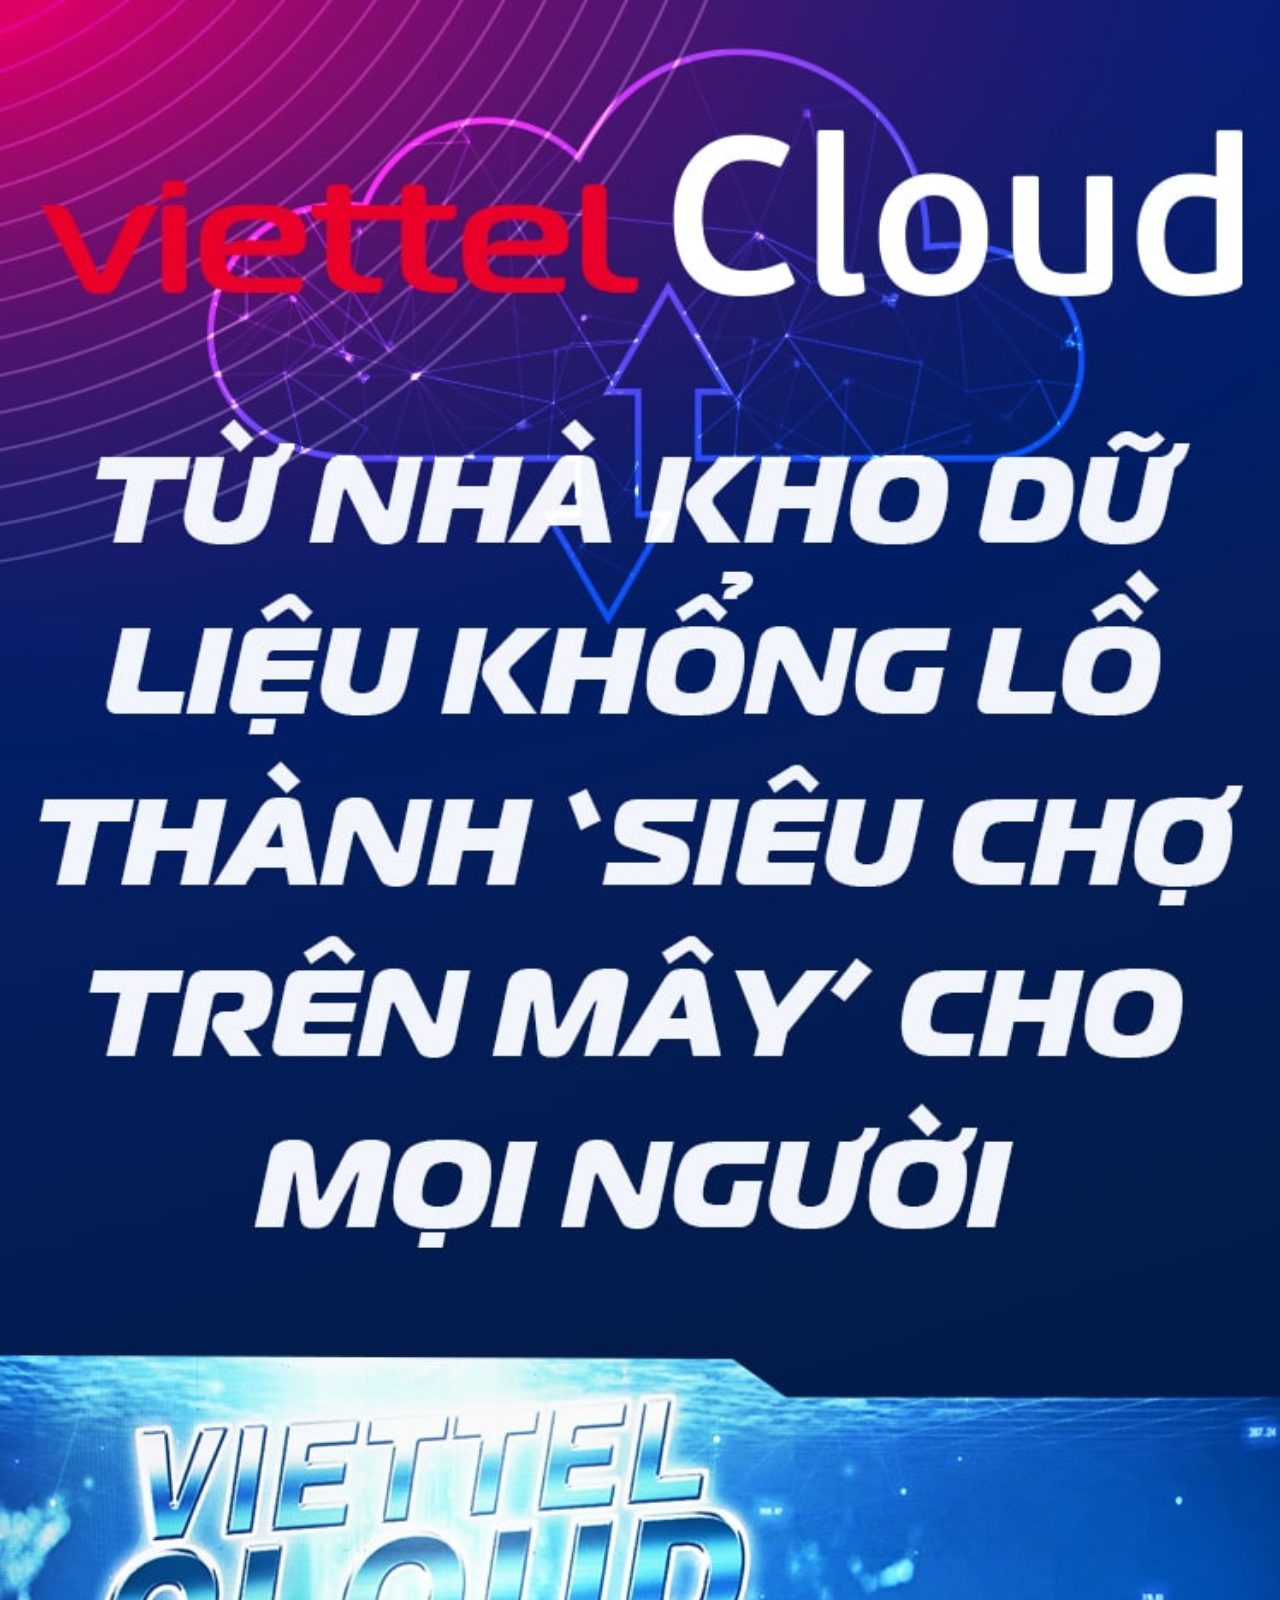
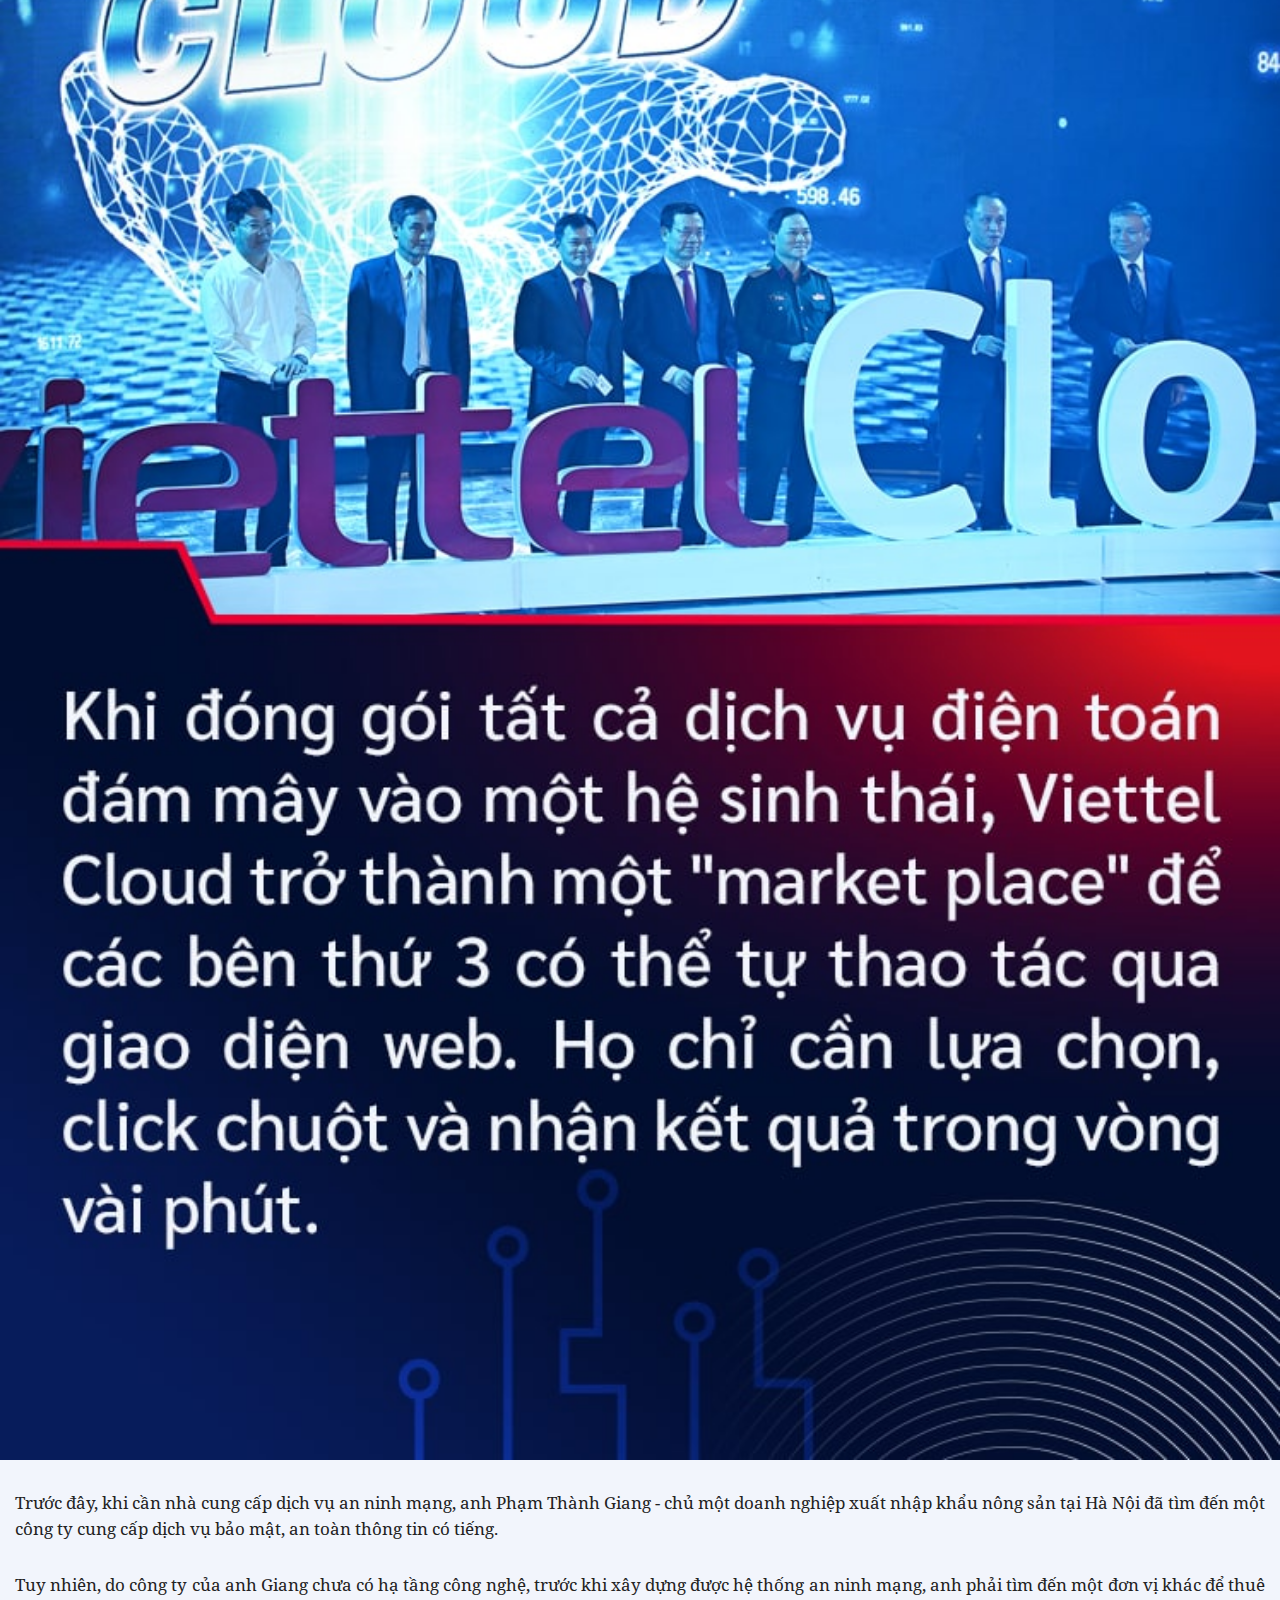
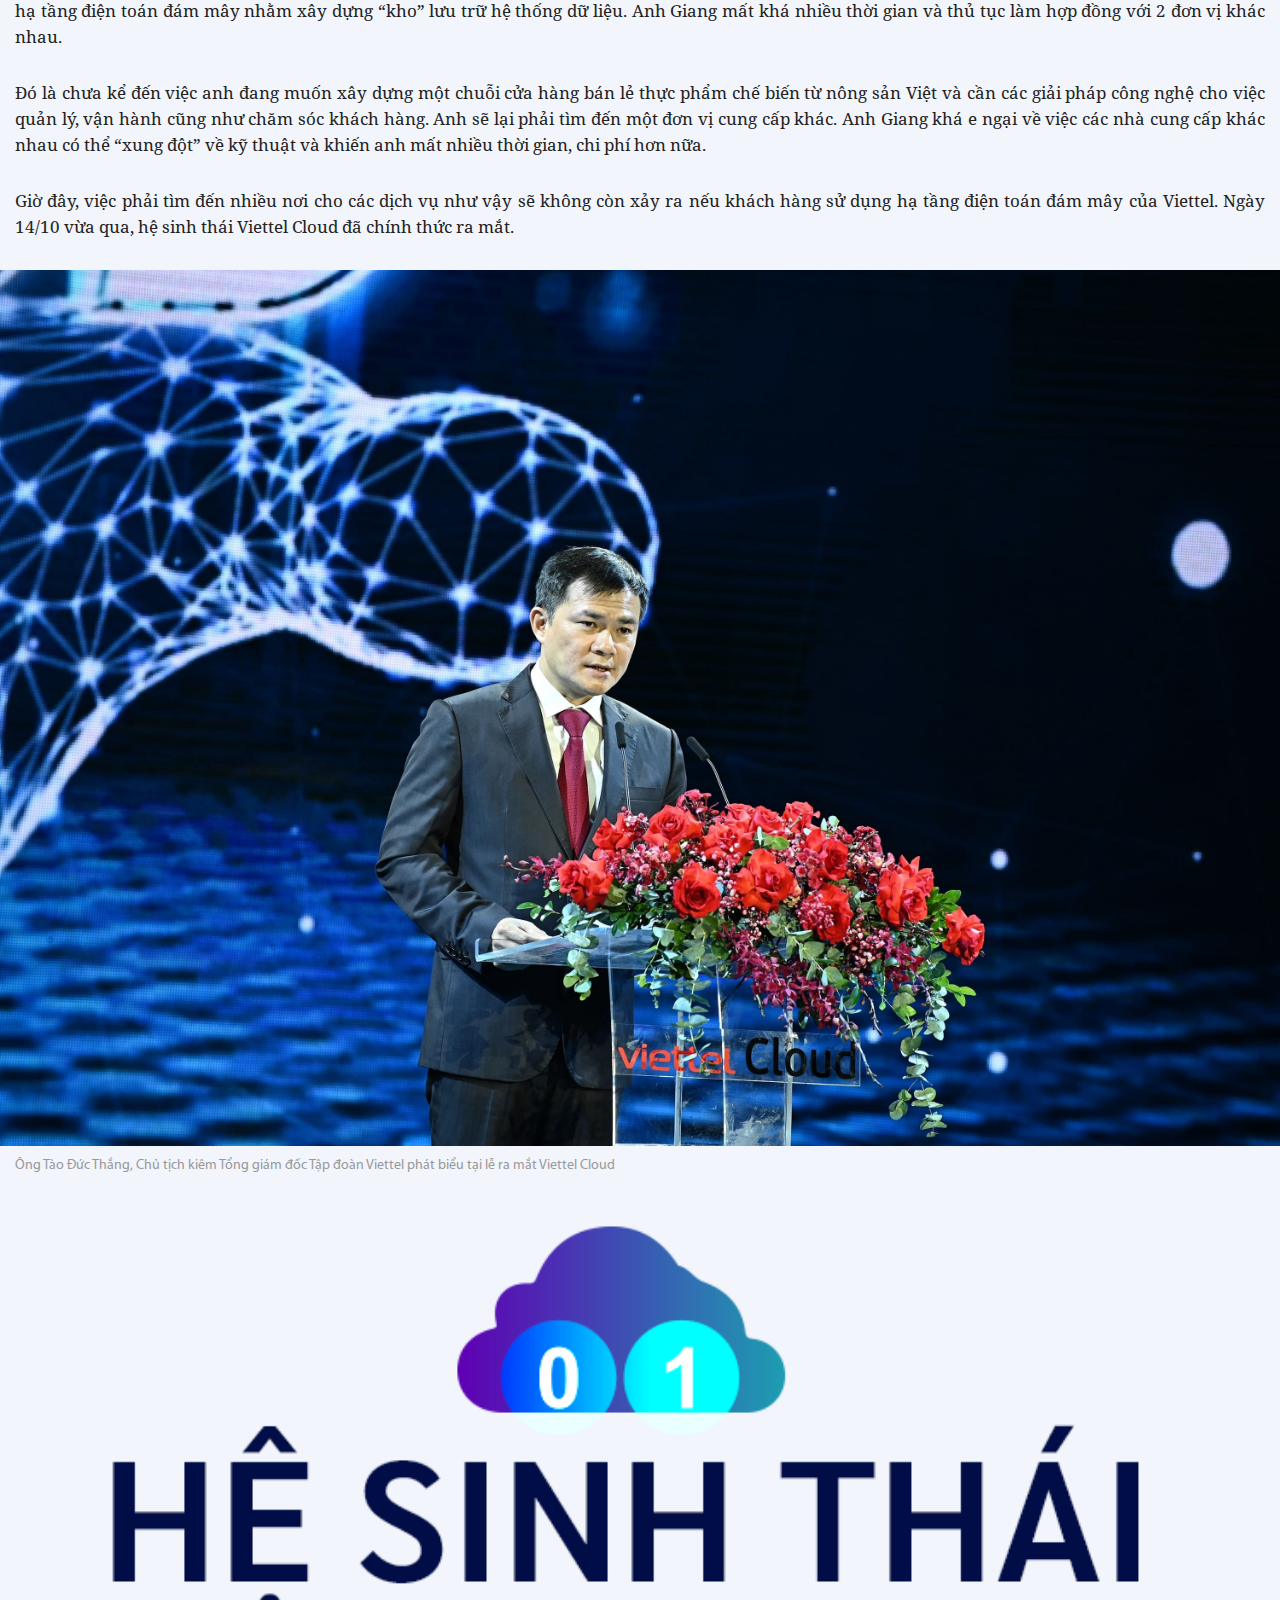
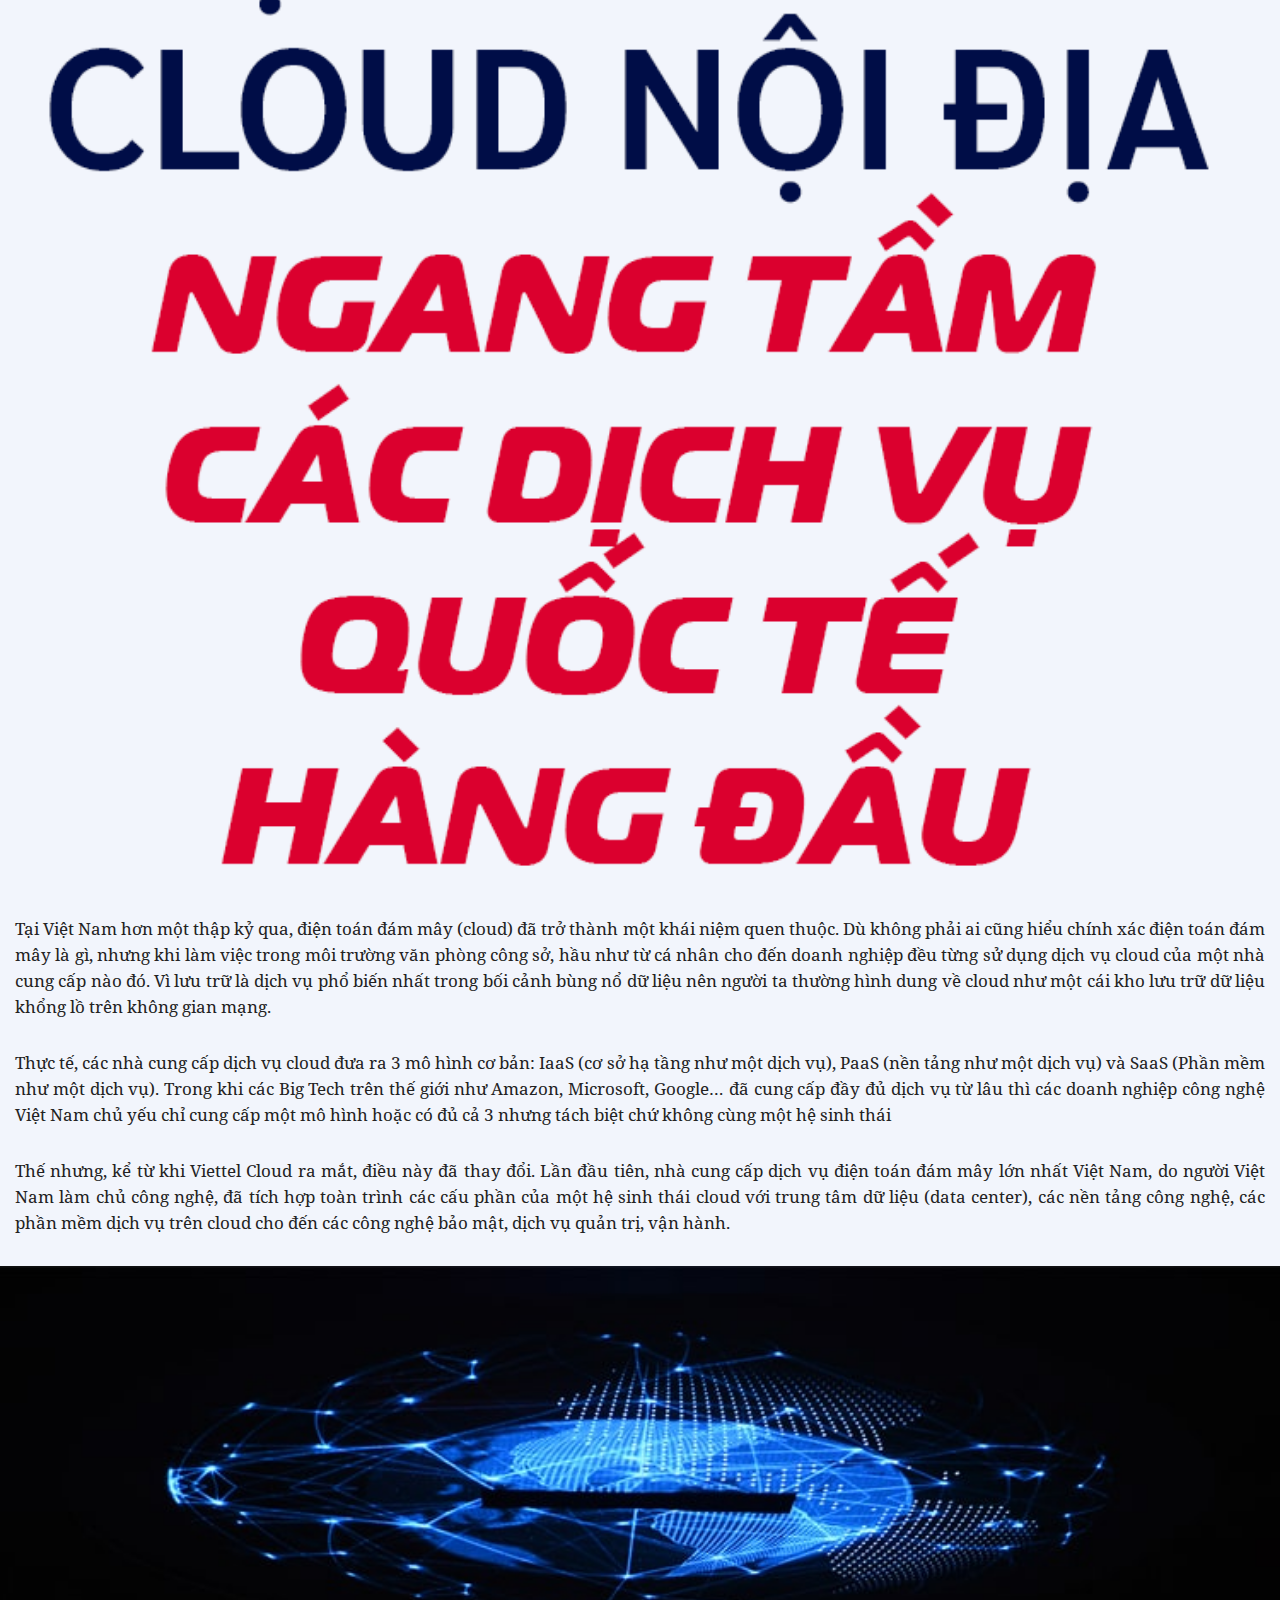
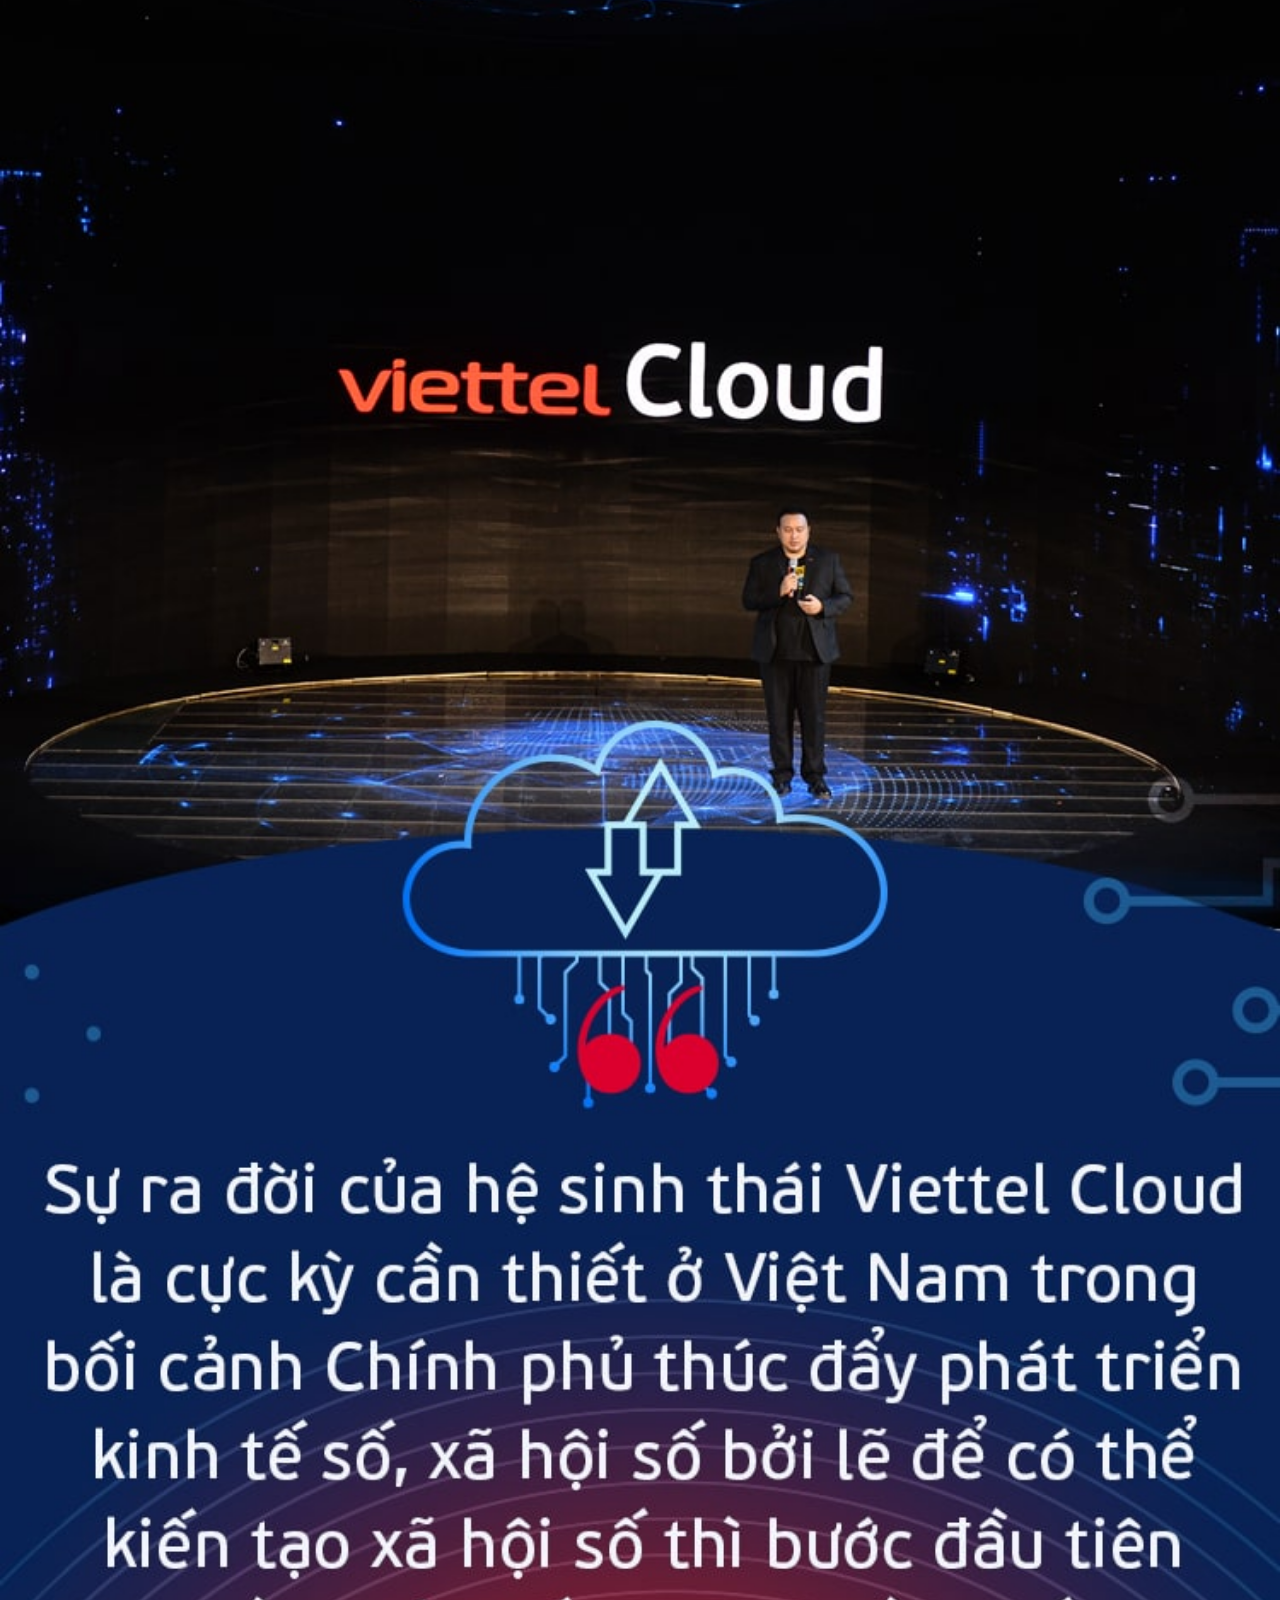
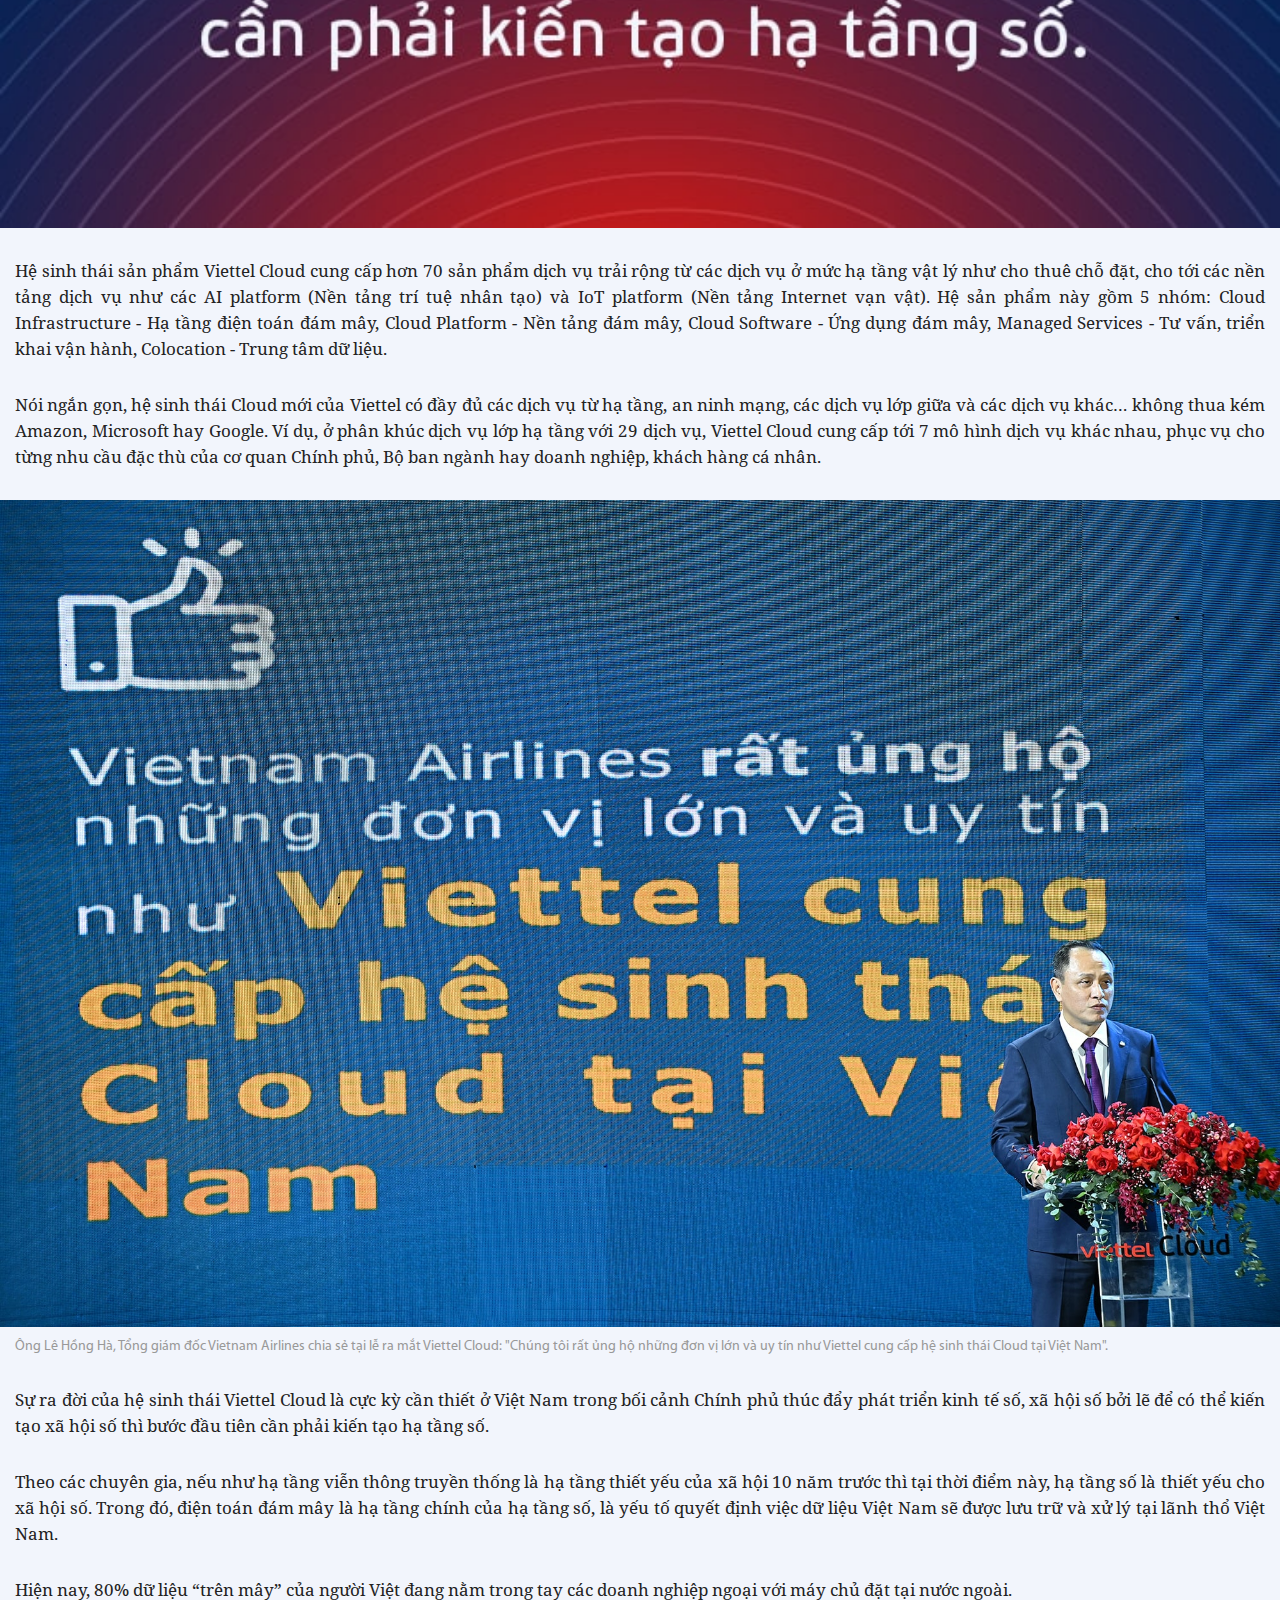
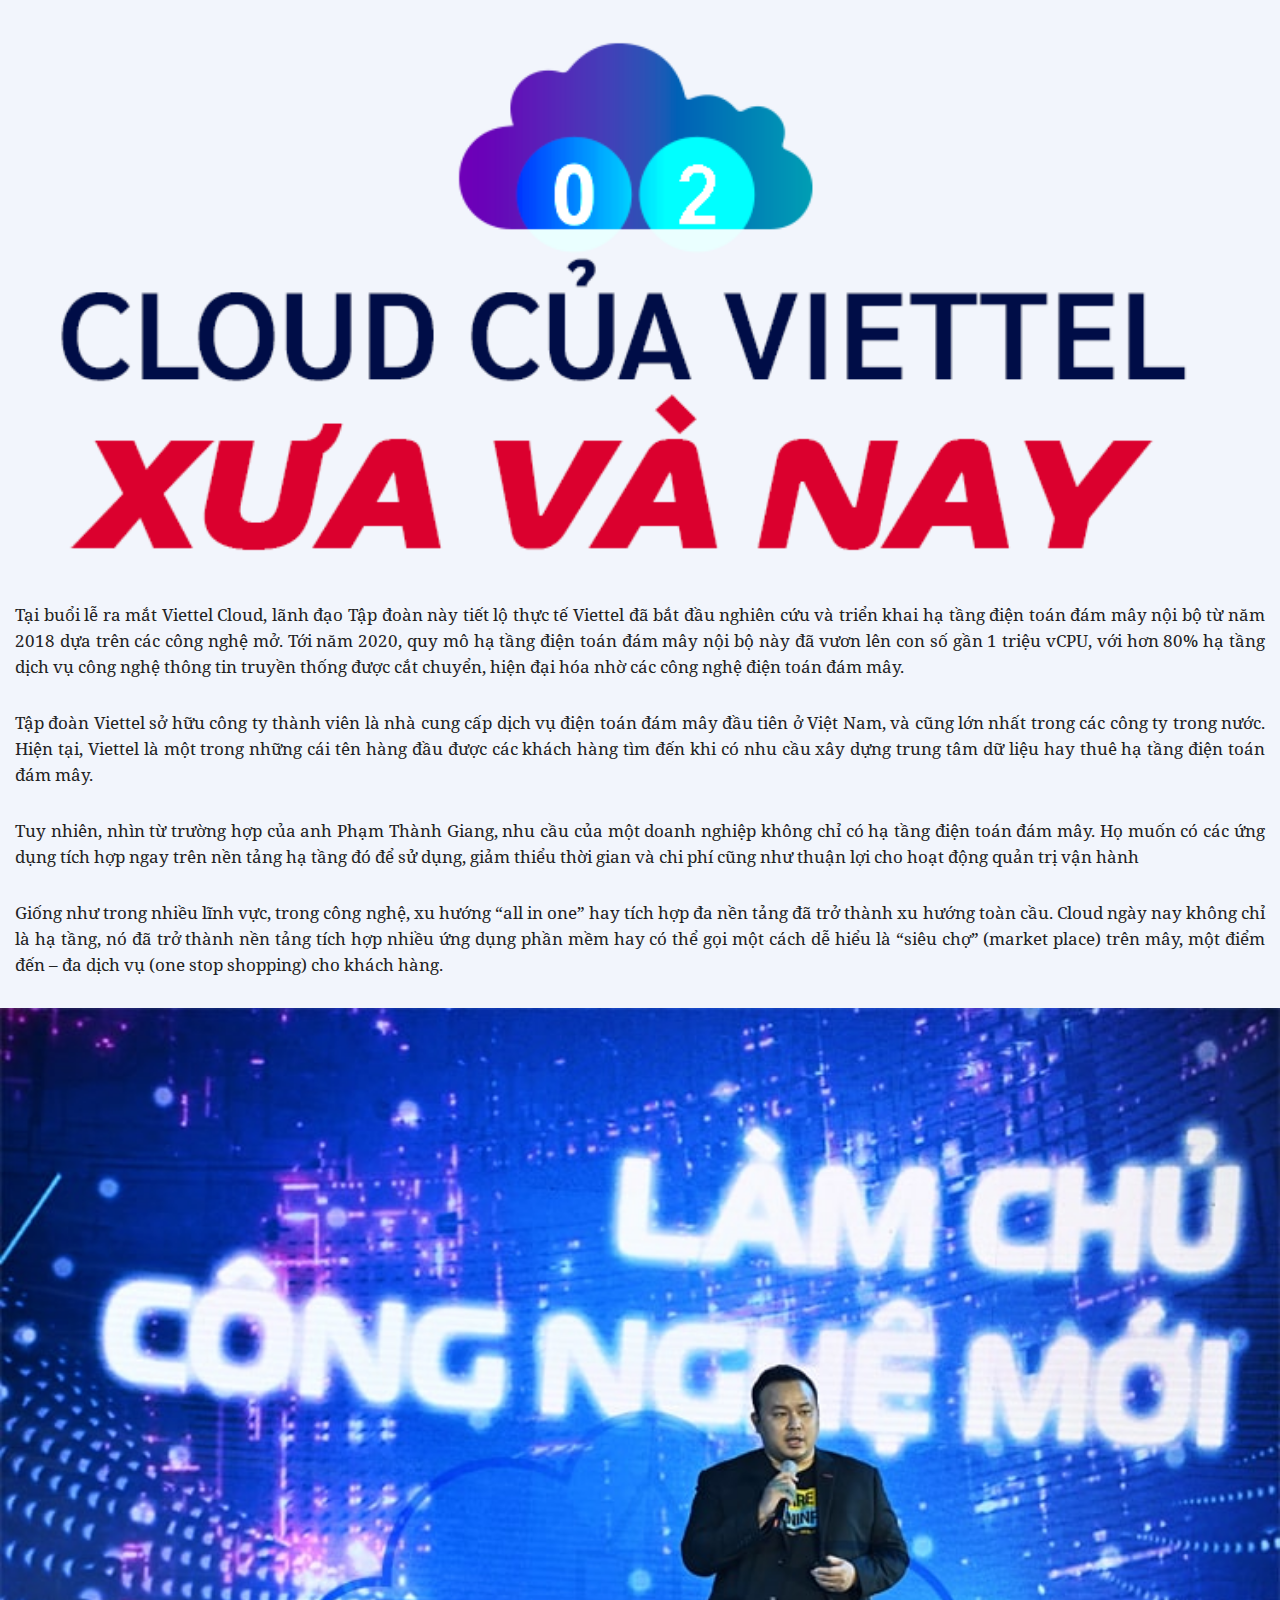
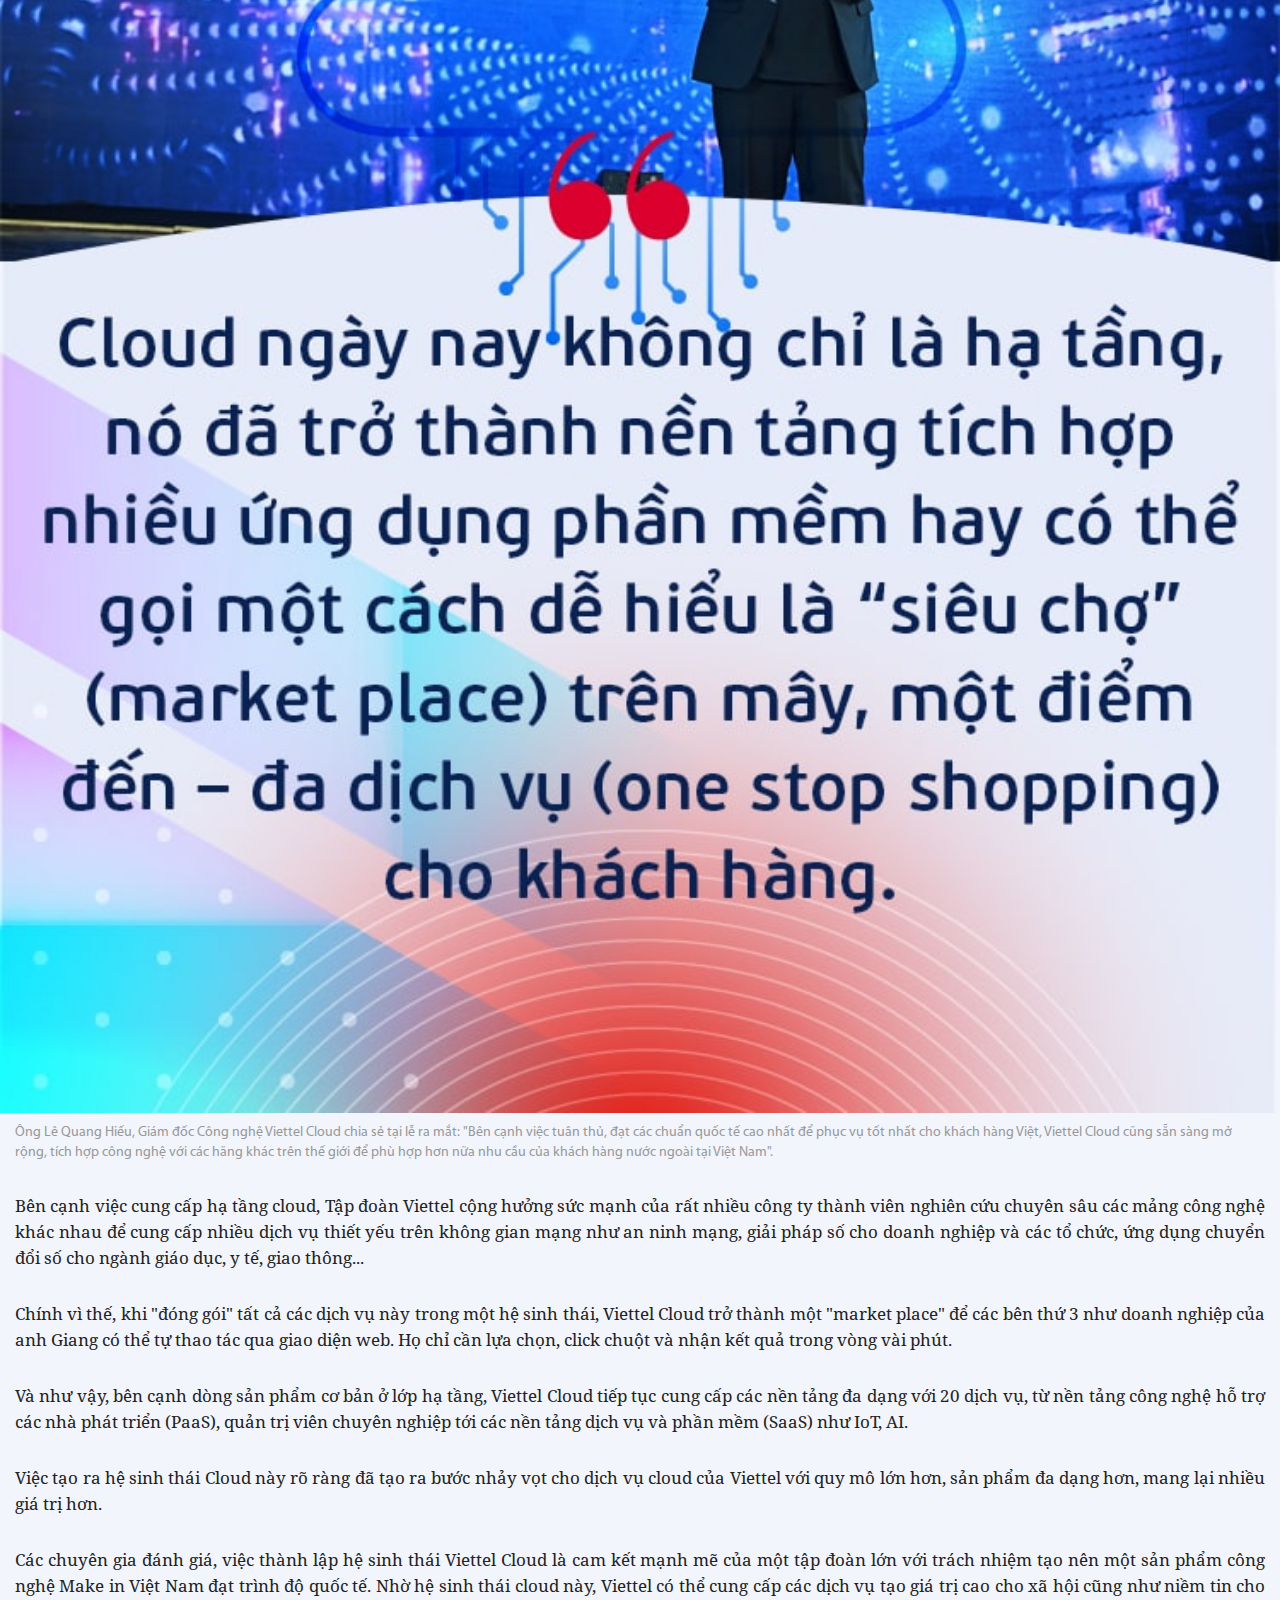
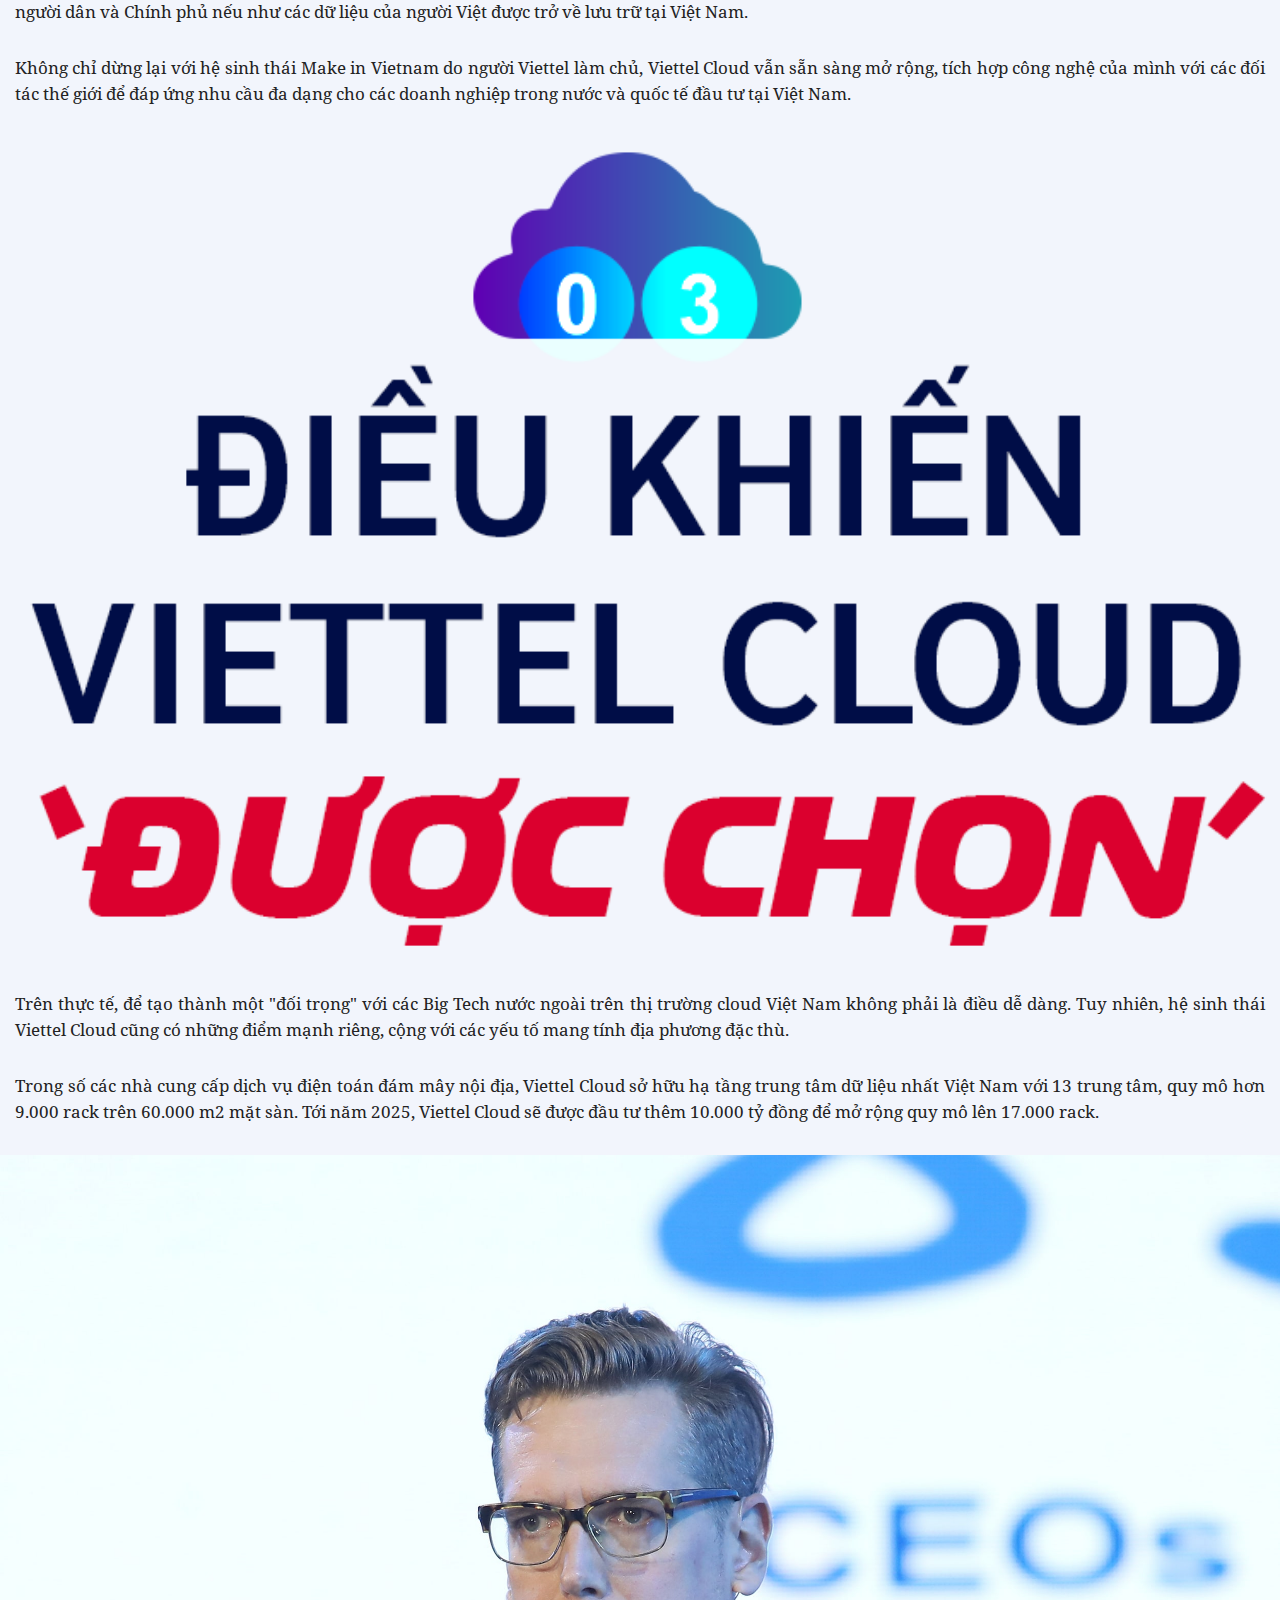
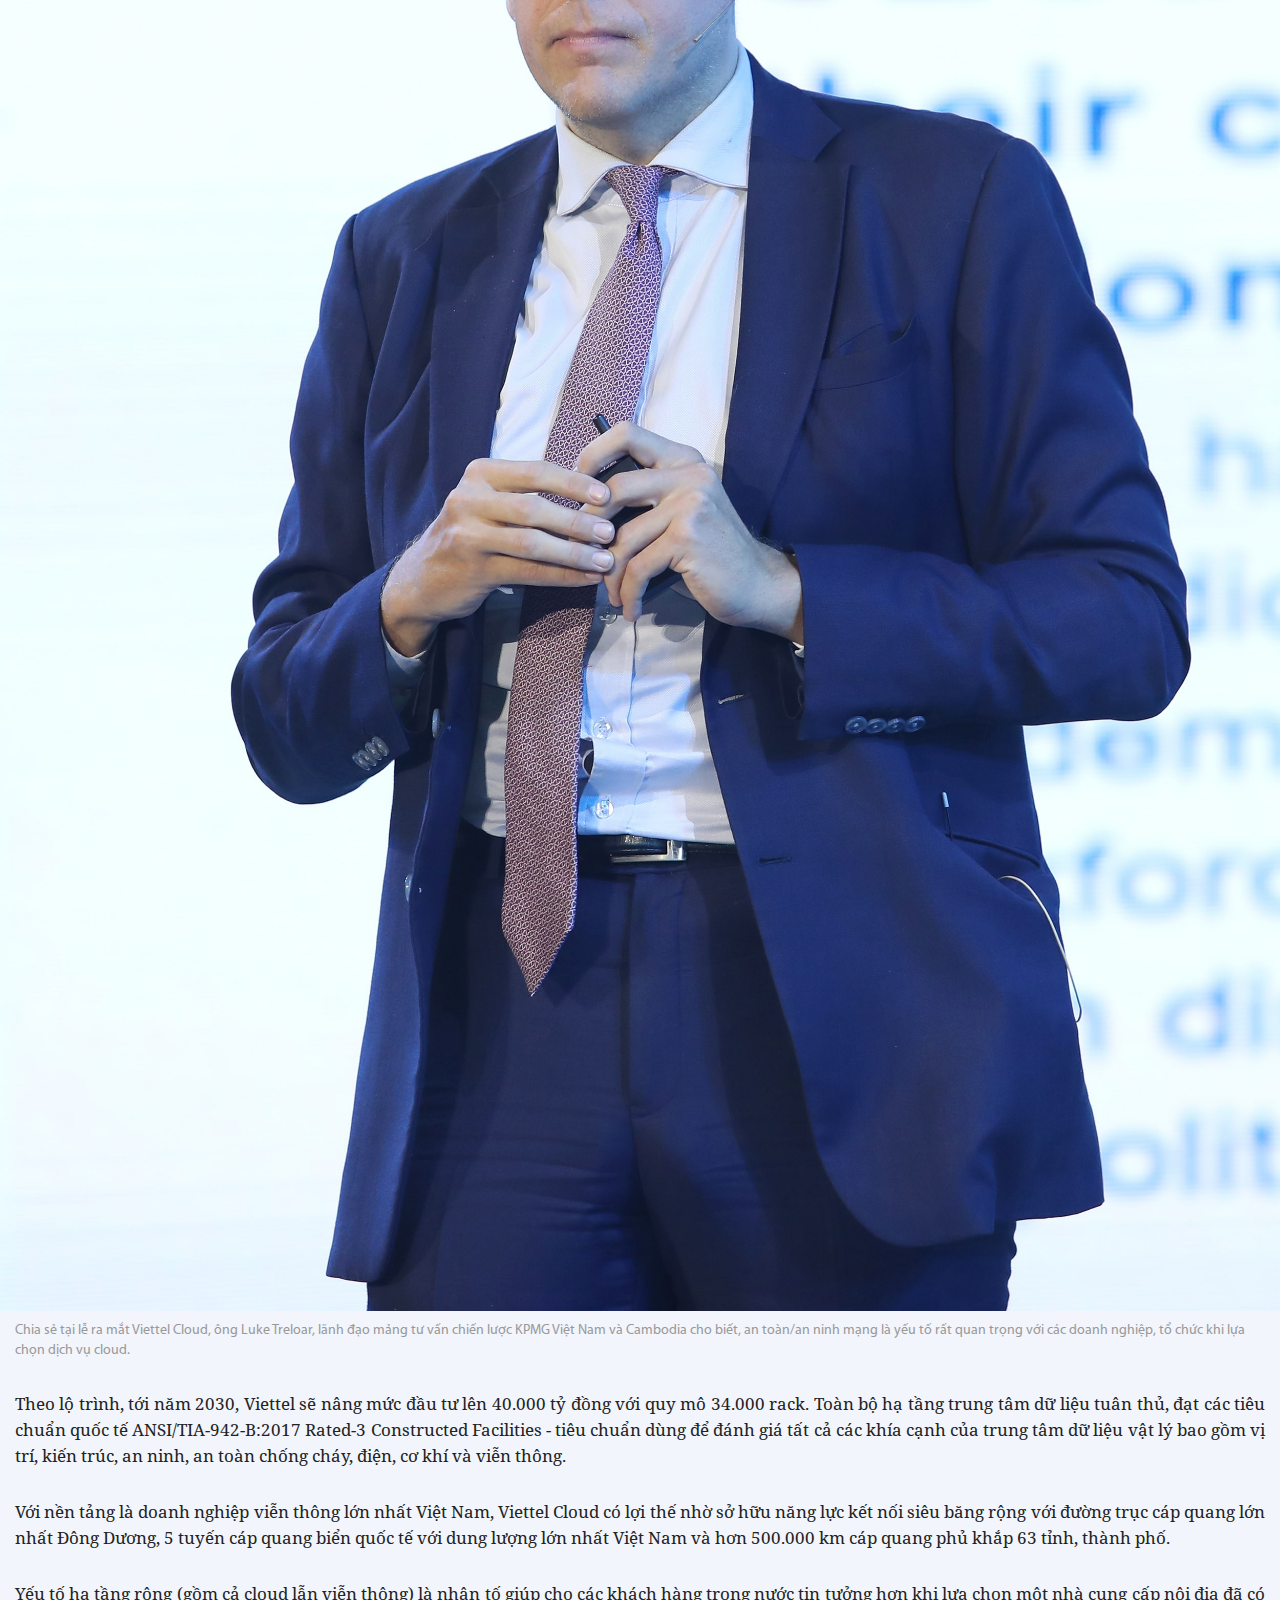
<file: mobile/index.html>
<!DOCTYPE html>
<html lang="en">
  <head>
    <meta charset="UTF-8" />
    <meta name="viewport" content="width=device-width, initial-scale=1.0" />
    <meta http-equiv="X-UA-Compatible" content="ie=edge" />
    <title>
      Viettel Cloud: Từ nhà kho dữ liệu khổng lồ thành "siêu chợ trên mây" cho
      mọi người
    </title>
    <link rel="stylesheet" href="css/reset.css" />
    <link rel="stylesheet" href="css/fonts.css" />
    <link rel="stylesheet" href="css/style.css" />
    <script src="js/jquery-3.3.1.min.js"></script>
  </head>

  <body>
    <div class="emag-wrapper">
      <div class="emag-cover">
        <img src="images/cover.jpg" alt="" />
      </div>

      <div class="emag-main mt-30">
        <div class="emag-content">
          <p>
            Trước đây, khi cần nhà cung cấp dịch vụ an ninh mạng, anh Phạm
            Thành Giang - chủ một doanh nghiệp xuất nhập khẩu nông sản tại Hà
            Nội đã tìm đến một công ty cung cấp dịch vụ bảo mật, an toàn thông
            tin có tiếng.
          </p>

          <p>
            Tuy nhiên, do công ty của anh Giang chưa có hạ tầng công nghệ,
            trước khi xây dựng được hệ thống an ninh mạng, anh phải tìm đến
            một đơn vị khác để thuê hạ tầng điện toán đám mây nhằm xây dựng
            “kho” lưu trữ hệ thống dữ liệu. Anh Giang mất khá nhiều thời gian
            và thủ tục làm hợp đồng với 2 đơn vị khác nhau.
          </p>

          <p>
            Đó là chưa kể đến việc anh đang muốn xây dựng một chuỗi cửa hàng
            bán lẻ thực phẩm chế biến từ nông sản Việt và cần các giải pháp
            công nghệ cho việc quản lý, vận hành cũng như chăm sóc khách hàng.
            Anh sẽ lại phải tìm đến một đơn vị cung cấp khác. Anh Giang khá e
            ngại về việc các nhà cung cấp khác nhau có thể “xung đột” về kỹ
            thuật và khiến anh mất nhiều thời gian, chi phí hơn nữa.
          </p>

          <p>
            Giờ đây, việc phải tìm đến nhiều nơi cho các dịch vụ như vậy sẽ
            không còn xảy ra nếu khách hàng sử dụng hạ tầng điện toán đám mây
            của Viettel. Ngày 14/10 vừa qua, hệ sinh thái Viettel Cloud đã
            chính thức ra mắt.
          </p>
        </div>

        <div class="emag-image">
          <img src="images/img-1.jpg" alt="" />
          <p class="emag-caption">Ông Tào Đức Thắng, Chủ tịch kiêm Tổng giám đốc Tập đoàn Viettel
            phát biểu tại lễ ra mắt Viettel Cloud</p>
        </div>

        <img src="images/title-1.png" alt="" />

        <div class="emag-content">
          <p>
            Tại Việt Nam hơn một thập kỷ qua, điện toán đám mây (cloud) đã trở
            thành một khái niệm quen thuộc. Dù không phải ai cũng hiểu chính
            xác điện toán đám mây là gì, nhưng khi làm việc trong môi trường
            văn phòng công sở, hầu như từ cá nhân cho đến doanh nghiệp đều
            từng sử dụng dịch vụ cloud của một nhà cung cấp nào đó. Vì lưu trữ
            là dịch vụ phổ biến nhất trong bối cảnh bùng nổ dữ liệu nên người
            ta thường hình dung về cloud như một cái kho lưu trữ dữ liệu khổng
            lồ trên không gian mạng.
          </p>

          <p>
            Thực tế, các nhà cung cấp dịch vụ cloud đưa ra 3 mô hình cơ bản:
            IaaS (cơ sở hạ tầng như một dịch vụ), PaaS (nền tảng như một dịch
            vụ) và SaaS (Phần mềm như một dịch vụ). Trong khi các Big Tech
            trên thế giới như Amazon, Microsoft, Google… đã cung cấp đầy đủ
            dịch vụ từ lâu thì các doanh nghiệp công nghệ Việt Nam chủ yếu chỉ
            cung cấp một mô hình hoặc có đủ cả 3 nhưng tách biệt chứ không
            cùng một hệ sinh thái
          </p>

          <p>
            Thế nhưng, kể từ khi Viettel Cloud ra mắt, điều này đã thay đổi.
            Lần đầu tiên, nhà cung cấp dịch vụ điện toán đám mây lớn nhất Việt
            Nam, do người Việt Nam làm chủ công nghệ, đã tích hợp toàn trình
            các cấu phần của một hệ sinh thái cloud với trung tâm dữ liệu
            (data center), các nền tảng công nghệ, các phần mềm dịch vụ trên
            cloud cho đến các công nghệ bảo mật, dịch vụ quản trị, vận hành.
          </p>
        </div>

        <img src="images/img-2.jpg" alt="" />

        <div class="emag-content">
          <p>
            Hệ sinh thái sản phẩm Viettel Cloud cung cấp hơn 70 sản phẩm dịch
            vụ trải rộng từ các dịch vụ ở mức hạ tầng vật lý như cho thuê chỗ
            đặt, cho tới các nền tảng dịch vụ như các AI platform (Nền tảng
            trí tuệ nhân tạo) và IoT platform (Nền tảng Internet vạn vật). Hệ
            sản phẩm này gồm 5 nhóm: Cloud Infrastructure - Hạ tầng điện toán
            đám mây, Cloud Platform - Nền tảng đám mây, Cloud Software - Ứng
            dụng đám mây, Managed Services - Tư vấn, triển khai vận hành,
            Colocation - Trung tâm dữ liệu.
          </p>

          <p>
            Nói ngắn gọn, hệ sinh thái Cloud mới của Viettel có đầy đủ các
            dịch vụ từ hạ tầng, an ninh mạng, các dịch vụ lớp giữa và các dịch
            vụ khác… không thua kém Amazon, Microsoft hay Google. Ví dụ, ở
            phân khúc dịch vụ lớp hạ tầng với 29 dịch vụ, Viettel Cloud cung
            cấp tới 7 mô hình dịch vụ khác nhau, phục vụ cho từng nhu cầu đặc
            thù của cơ quan Chính phủ, Bộ ban ngành hay doanh nghiệp, khách
            hàng cá nhân.
          </p>
        </div>

        <div class="emag-image">
          <img src="images/img-3.jpg" alt="" />
          <p class="emag-caption">Ông Lê Hồng Hà, Tổng giám đốc Vietnam Airlines chia sẻ tại lễ ra
            mắt Viettel Cloud: "Chúng tôi rất ủng hộ những đơn vị lớn và uy
            tín như Viettel cung cấp hệ sinh thái Cloud tại Việt Nam".</p>
        </div>

        <div class="emag-content">
          <p>
            Sự ra đời của hệ sinh thái Viettel Cloud là cực kỳ cần thiết ở
            Việt Nam trong bối cảnh Chính phủ thúc đẩy phát triển kinh tế số,
            xã hội số bởi lẽ để có thể kiến tạo xã hội số thì bước đầu tiên
            cần phải kiến tạo hạ tầng số.
          </p>

          <p>
            Theo các chuyên gia, nếu như hạ tầng viễn thông truyền thống là hạ
            tầng thiết yếu của xã hội 10 năm trước thì tại thời điểm này, hạ
            tầng số là thiết yếu cho xã hội số. Trong đó, điện toán đám mây là
            hạ tầng chính của hạ tầng số, là yếu tố quyết định việc dữ liệu
            Việt Nam sẽ được lưu trữ và xử lý tại lãnh thổ Việt Nam.
          </p>

          <p>
            Hiện nay, 80% dữ liệu “trên mây” của người Việt đang nằm trong tay
            các doanh nghiệp ngoại với máy chủ đặt tại nước ngoài.
          </p>
        </div>

        <div class="emag-title">
          <img src="images/title-2.png" alt="" />
        </div>

        <div class="emag-content">
          <p>
            Tại buổi lễ ra mắt Viettel Cloud, lãnh đạo Tập đoàn này tiết lộ
            thực tế Viettel đã bắt đầu nghiên cứu và triển khai hạ tầng điện
            toán đám mây nội bộ từ năm 2018 dựa trên các công nghệ mở. Tới năm
            2020, quy mô hạ tầng điện toán đám mây nội bộ này đã vươn lên con
            số gần 1 triệu vCPU, với hơn 80% hạ tầng dịch vụ công nghệ thông
            tin truyền thống được cắt chuyển, hiện đại hóa nhờ các công nghệ
            điện toán đám mây.
          </p>

          <p>
            Tập đoàn Viettel sở hữu công ty thành viên là nhà cung cấp dịch vụ
            điện toán đám mây đầu tiên ở Việt Nam, và cũng lớn nhất trong các
            công ty trong nước. Hiện tại, Viettel là một trong những cái tên
            hàng đầu được các khách hàng tìm đến khi có nhu cầu xây dựng trung
            tâm dữ liệu hay thuê hạ tầng điện toán đám mây.
          </p>

          <p>
            Tuy nhiên, nhìn từ trường hợp của anh Phạm Thành Giang, nhu cầu
            của một doanh nghiệp không chỉ có hạ tầng điện toán đám mây. Họ
            muốn có các ứng dụng tích hợp ngay trên nền tảng hạ tầng đó để sử
            dụng, giảm thiểu thời gian và chi phí cũng như thuận lợi cho hoạt
            động quản trị vận hành
          </p>

          <p>
            Giống như trong nhiều lĩnh vực, trong công nghệ, xu hướng “all in
            one” hay tích hợp đa nền tảng đã trở thành xu hướng toàn cầu.
            Cloud ngày nay không chỉ là hạ tầng, nó đã trở thành nền tảng tích
            hợp nhiều ứng dụng phần mềm hay có thể gọi một cách dễ hiểu là
            “siêu chợ” (market place) trên mây, một điểm đến – đa dịch vụ (one
            stop shopping) cho khách hàng.
          </p>
        </div>

        <div class="emag-image">
          <img src="images/img-4.jpg" alt="" />
          <p class="emag-caption">Ông Lê Quang Hiếu, Giám đốc Công nghệ Viettel Cloud chia sẻ tại
            lễ ra mắt: "Bên cạnh việc tuân thủ, đạt các chuẩn quốc tế cao
            nhất để phục vụ tốt nhất cho khách hàng Việt, Viettel Cloud cũng
            sẵn sàng mở rộng, tích hợp công nghệ với các hãng khác trên thế
            giới để phù hợp hơn nữa nhu cầu của khách hàng nước ngoài tại
            Việt Nam".</p>
        </div>

        <div class="emag-content">
          <p>
            Bên cạnh việc cung cấp hạ tầng cloud, Tập đoàn Viettel cộng hưởng
            sức mạnh của rất nhiều công ty thành viên nghiên cứu chuyên sâu
            các mảng công nghệ khác nhau để cung cấp nhiều dịch vụ thiết yếu
            trên không gian mạng như an ninh mạng, giải pháp số cho doanh
            nghiệp và các tổ chức, ứng dụng chuyển đổi số cho ngành giáo dục,
            y tế, giao thông...
          </p>

          <p>
            Chính vì thế, khi "đóng gói" tất cả các dịch vụ này trong một hệ
            sinh thái, Viettel Cloud trở thành một "market place" để các bên
            thứ 3 như doanh nghiệp của anh Giang có thể tự thao tác qua giao
            diện web. Họ chỉ cần lựa chọn, click chuột và nhận kết quả trong
            vòng vài phút.
          </p>

          <p>
            Và như vậy, bên cạnh dòng sản phẩm cơ bản ở lớp hạ tầng, Viettel
            Cloud tiếp tục cung cấp các nền tảng đa dạng với 20 dịch vụ, từ
            nền tảng công nghệ hỗ trợ các nhà phát triển (PaaS), quản trị viên
            chuyên nghiệp tới các nền tảng dịch vụ và phần mềm (SaaS) như IoT,
            AI.
          </p>

          <p>
            Việc tạo ra hệ sinh thái Cloud này rõ ràng đã tạo ra bước nhảy vọt
            cho dịch vụ cloud của Viettel với quy mô lớn hơn, sản phẩm đa dạng
            hơn, mang lại nhiều giá trị hơn.
          </p>

          <p>
            Các chuyên gia đánh giá, việc thành lập hệ sinh thái Viettel Cloud
            là cam kết mạnh mẽ của một tập đoàn lớn với trách nhiệm tạo nên
            một sản phẩm công nghệ Make in Việt Nam đạt trình độ quốc tế. Nhờ
            hệ sinh thái cloud này, Viettel có thể cung cấp các dịch vụ tạo
            giá trị cao cho xã hội cũng như niềm tin cho người dân và Chính
            phủ nếu như các dữ liệu của người Việt được trở về lưu trữ tại
            Việt Nam.
          </p>

          <p>
            Không chỉ dừng lại với hệ sinh thái Make in Vietnam do người
            Viettel làm chủ, Viettel Cloud vẫn sẵn sàng mở rộng, tích hợp công
            nghệ của mình với các đối tác thế giới để đáp ứng nhu cầu đa dạng
            cho các doanh nghiệp trong nước và quốc tế đầu tư tại Việt Nam.
          </p>
        </div>

        <img src="images/title-3.png" alt="" />

        <div class="emag-content">
          <p>
            Trên thực tế, để tạo thành một "đối trọng" với các Big Tech nước
            ngoài trên thị trường cloud Việt Nam không phải là điều dễ dàng.
            Tuy nhiên, hệ sinh thái Viettel Cloud cũng có những điểm mạnh
            riêng, cộng với các yếu tố mang tính địa phương đặc thù.
          </p>

          <p>
            Trong số các nhà cung cấp dịch vụ điện toán đám mây nội địa,
            Viettel Cloud sở hữu hạ tầng trung tâm dữ liệu nhất Việt Nam với
            13 trung tâm, quy mô hơn 9.000 rack trên 60.000 m2 mặt sàn. Tới
            năm 2025, Viettel Cloud sẽ được đầu tư thêm 10.000 tỷ đồng để mở
            rộng quy mô lên 17.000 rack.
          </p>
        </div>

        <div class="emag-image">
          <img src="images/img-5.jpg" alt="" />
          <p class="emag-caption">Chia sẻ tại lễ ra mắt Viettel Cloud, ông Luke Treloar, lãnh đạo
            mảng tư vấn chiến lược KPMG Việt Nam và Cambodia cho biết, an
            toàn/an ninh mạng là yếu tố rất quan trọng với các doanh nghiệp,
            tổ chức khi lựa chọn dịch vụ cloud.</p>
        </div>

        <div class="emag-content">
          <p>
            Theo lộ trình, tới năm 2030, Viettel sẽ nâng mức đầu tư lên 40.000
            tỷ đồng với quy mô 34.000 rack. Toàn bộ hạ tầng trung tâm dữ liệu
            tuân thủ, đạt các tiêu chuẩn quốc tế ANSI/TIA-942-B:2017 Rated-3
            Constructed Facilities - tiêu chuẩn dùng để đánh giá tất cả các
            khía cạnh của trung tâm dữ liệu vật lý bao gồm vị trí, kiến trúc,
            an ninh, an toàn chống cháy, điện, cơ khí và viễn thông.
          </p>

          <p>
            Với nền tảng là doanh nghiệp viễn thông lớn nhất Việt Nam, Viettel
            Cloud có lợi thế nhờ sở hữu năng lực kết nối siêu băng rộng với
            đường trục cáp quang lớn nhất Đông Dương, 5 tuyến cáp quang biển
            quốc tế với dung lượng lớn nhất Việt Nam và hơn 500.000 km cáp
            quang phủ khắp 63 tỉnh, thành phố.
          </p>

          <p>
            Yếu tố hạ tầng rộng (gồm cả cloud lẫn viễn thông) là nhân tố giúp
            cho các khách hàng trong nước tin tưởng hơn khi lựa chọn một nhà
            cung cấp nội địa đã có đầy đủ các dịch vụ điện toán đám mây trên
            hệ sinh thái Viettel Cloud.
          </p>

          <p>
            Tiếp đến, một yếu tố rất quan trọng khi khách hàng chọn Viettel
            Cloud là an toàn và an ninh mạng. Ông Luke Treloar - lãnh đạo mảng
            tư vấn chiến lược KPMG Việt Nam và Cambodia– trong lễ khai trương
            Viettel Cloud ngày 14/10, đặc biệt nhấn mạnh yếu tố này khi khách
            hàng – đặc biệt là các tổ chức hay doanh nghiệp, lựa chọn nhà cung
            cấp dịch vụ cloud.
          </p>

          <p>
            Hiện tại, Viettel Cloud là hệ sinh thái có công nghệ bảo mật, tin
            cậy đạt chuẩn quốc tế với các chứng chỉ ISO, tiêu chuẩn bảo mật
            cho thương mại điện tử và là đơn vị duy nhất tại Việt Nam đạt
            chứng chỉ AICPA SOC1, 2, 3 của Viện Kế toán công chứng Hoa Kỳ
            (AICPA). Đặc biệt, Viettel là doanh nghiệp hàng đầu có kinh nghiệm
            triển khai các sản phẩm đạt an toàn thông tin cấp độ 4.
          </p>

          <p>
            Bên cạnh đó, Viettel Cloud còn sở hữu đội ngũ kỹ sư, chuyên gia về
            cloud tại Việt Nam với quy mô trên 500 nhân sự, cùng với gần 1.000
            nhân sự công nghệ thông tin, quản trị mạng và an toàn thông tin.
            Đội ngũ này đã có kinh nghiệm triển khai và vận hành khai thác hệ
            thống viễn thông và CNTT tại 11 quốc gia trên thế giới, với quy
            trình vận hành chuẩn quốc tế khắt khe nhất
          </p>
        </div>

        <img src="images/img-6.jpg" alt="" />

        <div class="emag-content">
          <p>
            Ưu thế về an toàn của Viettel Cloud còn được bổ sung với tiêu
            chuẩn bảo mật theo quy định của Việt Nam. Hiện tại, Viettel đã đạt
            chứng nhận bảo mật an toàn thông tin cấp độ 4 dành cho Chính phủ và đủ tiêu chuẩn phục
            vụ khối khách hàng bộ, ban, ngành, các cơ quan Nhà nước.
          </p>

          <p>
            Trên thực tế, các nhà cung cấp nước ngoài khi cung cấp dịch vụ
            cloud tại Việt Nam có thể gặp khó với cách vận hành kinh doanh
            kiểu bản địa. Điều này đặc biệt gia tăng trong bối cảnh các quy
            định về Luật An ninh mạng, bảo vệ an toàn dữ liệu tại Việt Nam đã
            có hiệu lực. Trong khi đó, Viettel Cloud cũng như các nhà cung cấp
            Việt Nam nói chung có lợi thế về điểm này.
          </p>

          <p>
            Từ ngày 1/10/2022, Nghị định 53/NĐ-CP quy định chi tiết một số
            điều của Luật An ninh mạng có hiệu lực. Theo đó, các loại dữ liệu
            Internet phải được lưu trữ tại Việt Nam. Việc Viettel Cloud ra
            đời, xác lập vị thế quy mô và năng lực trên thị trường dịch vụ
            cloud là một điều quan trọng song hành cùng Nghị định của Chính
            phủ.
          </p>
        </div>

        

        <div class="w660 emag-credit">
          <p>
            <strong>Bài:</strong> Thu Hà
            <br />
            <strong>Ảnh:</strong> Trần Long
            <br />
            <strong>Thiết kế:</strong> Hoàng Lan
          </p>
        </div>
      </div>
    </div>
  </body>
</html>
</file>
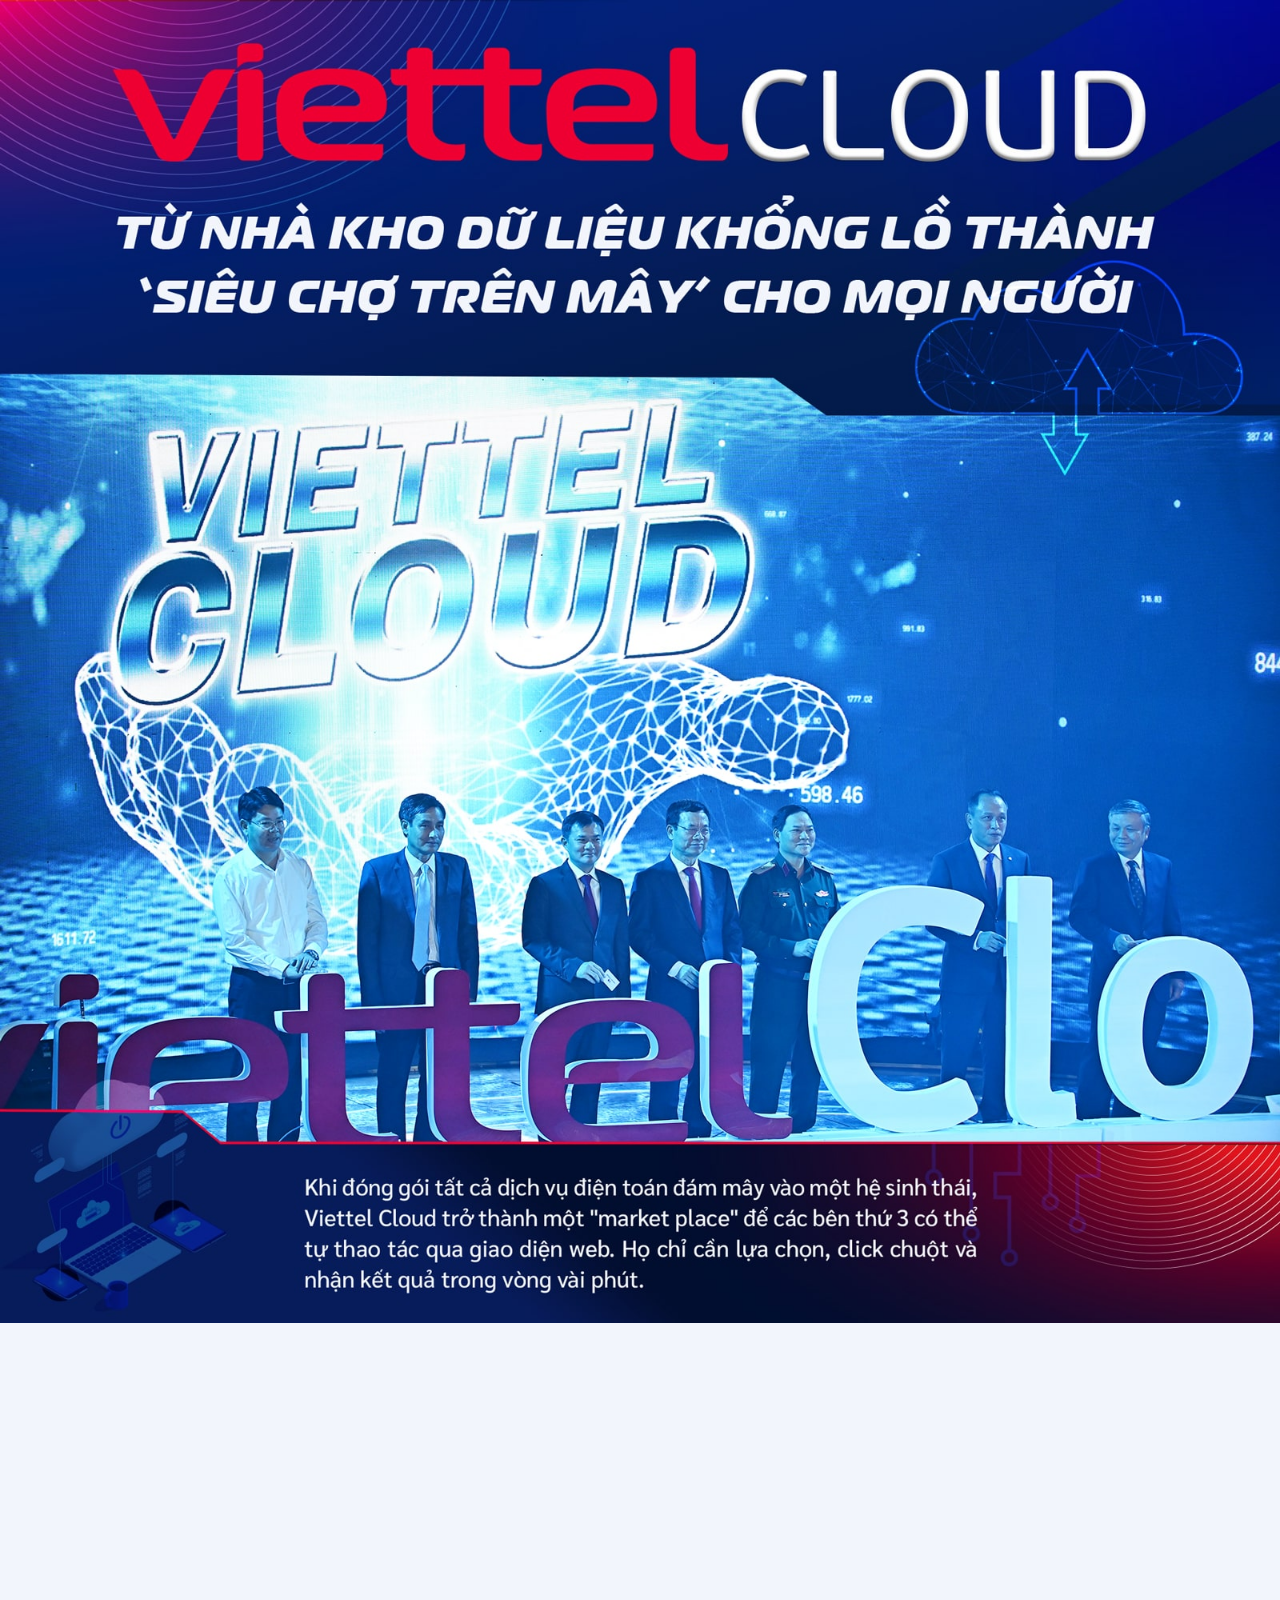
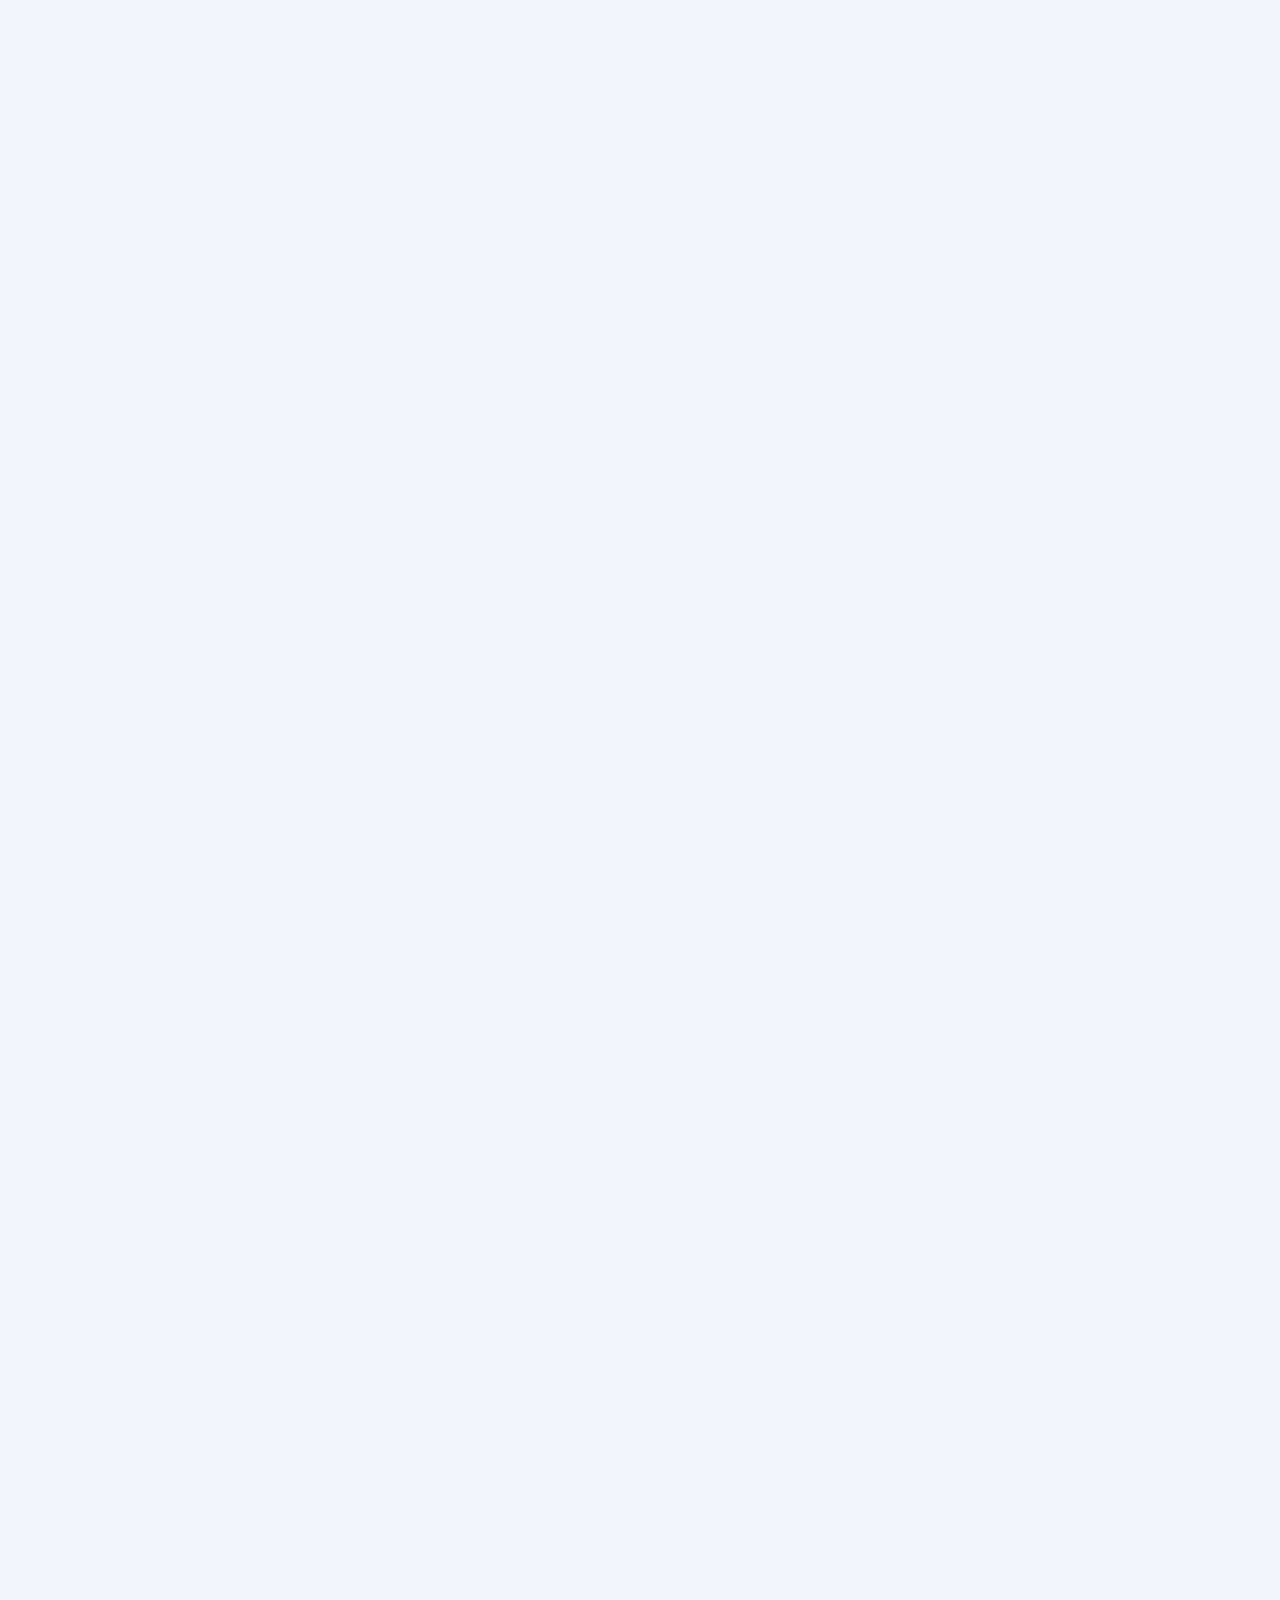
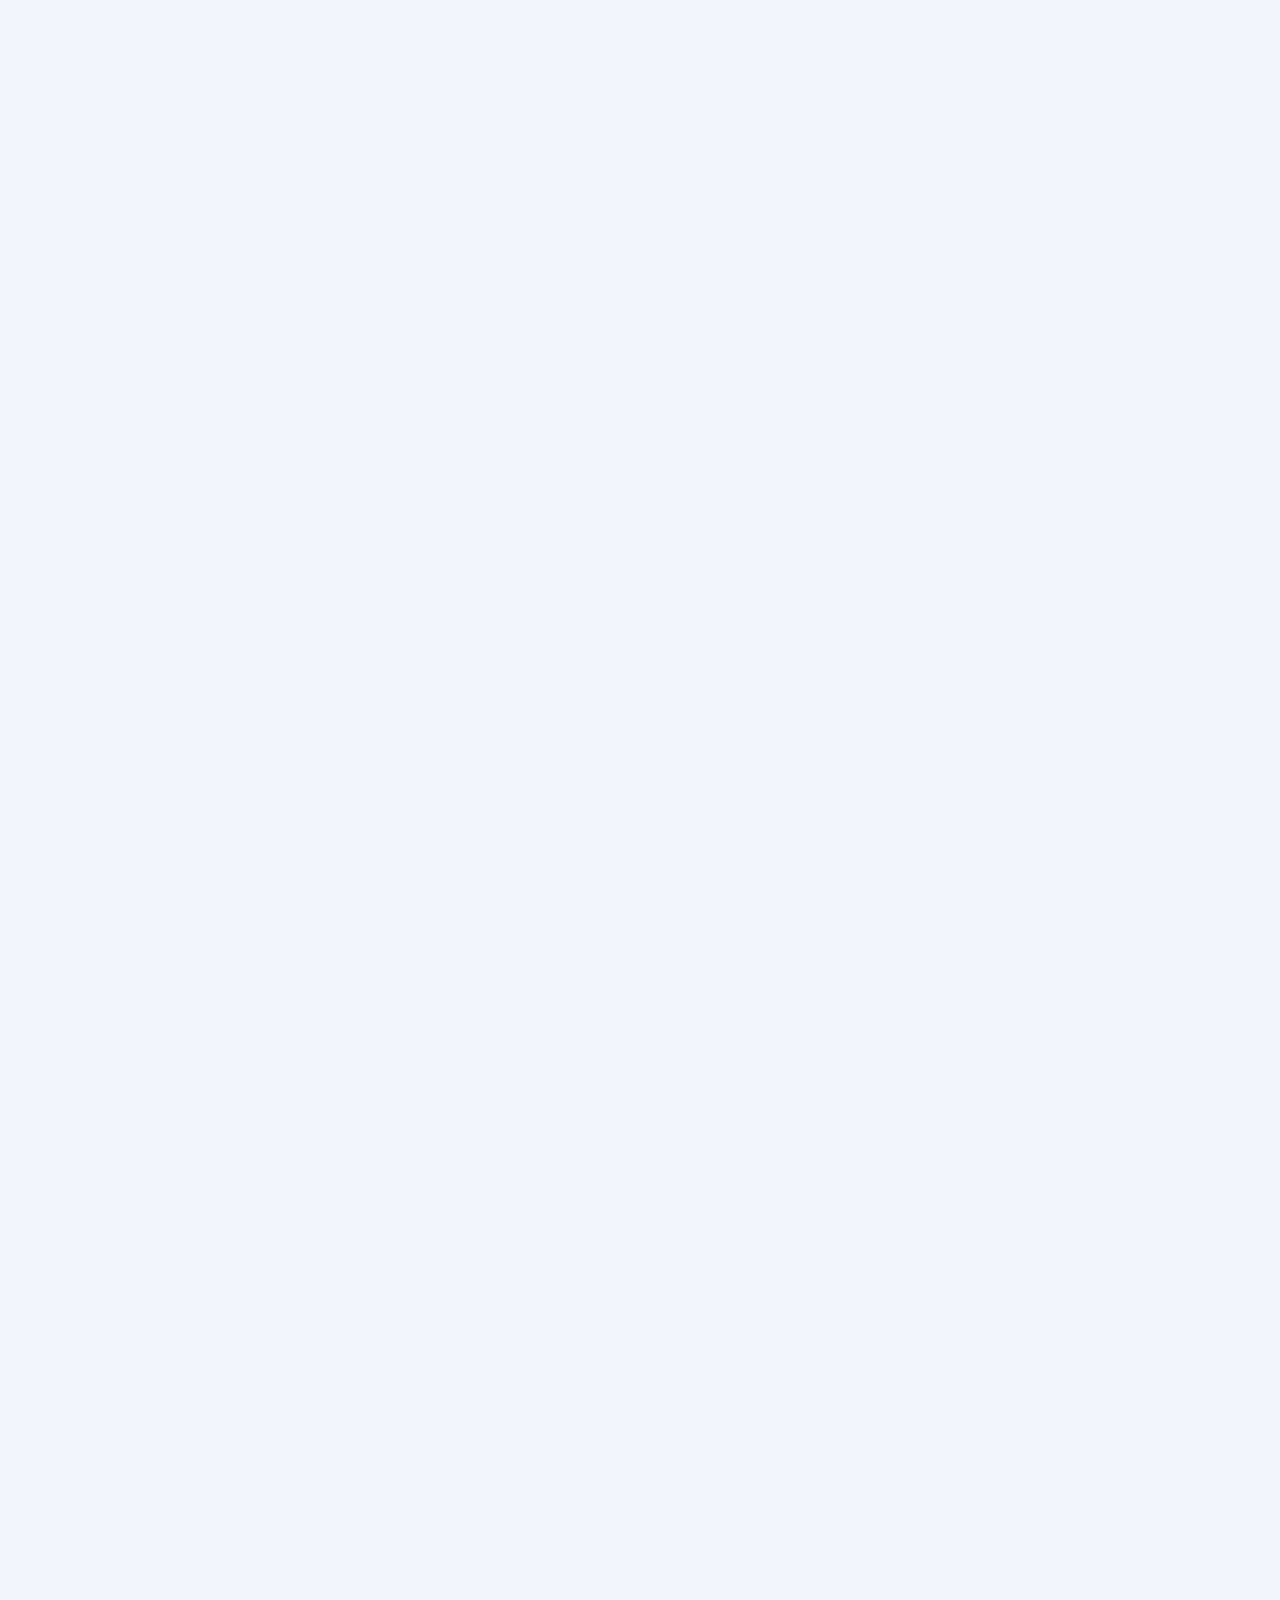
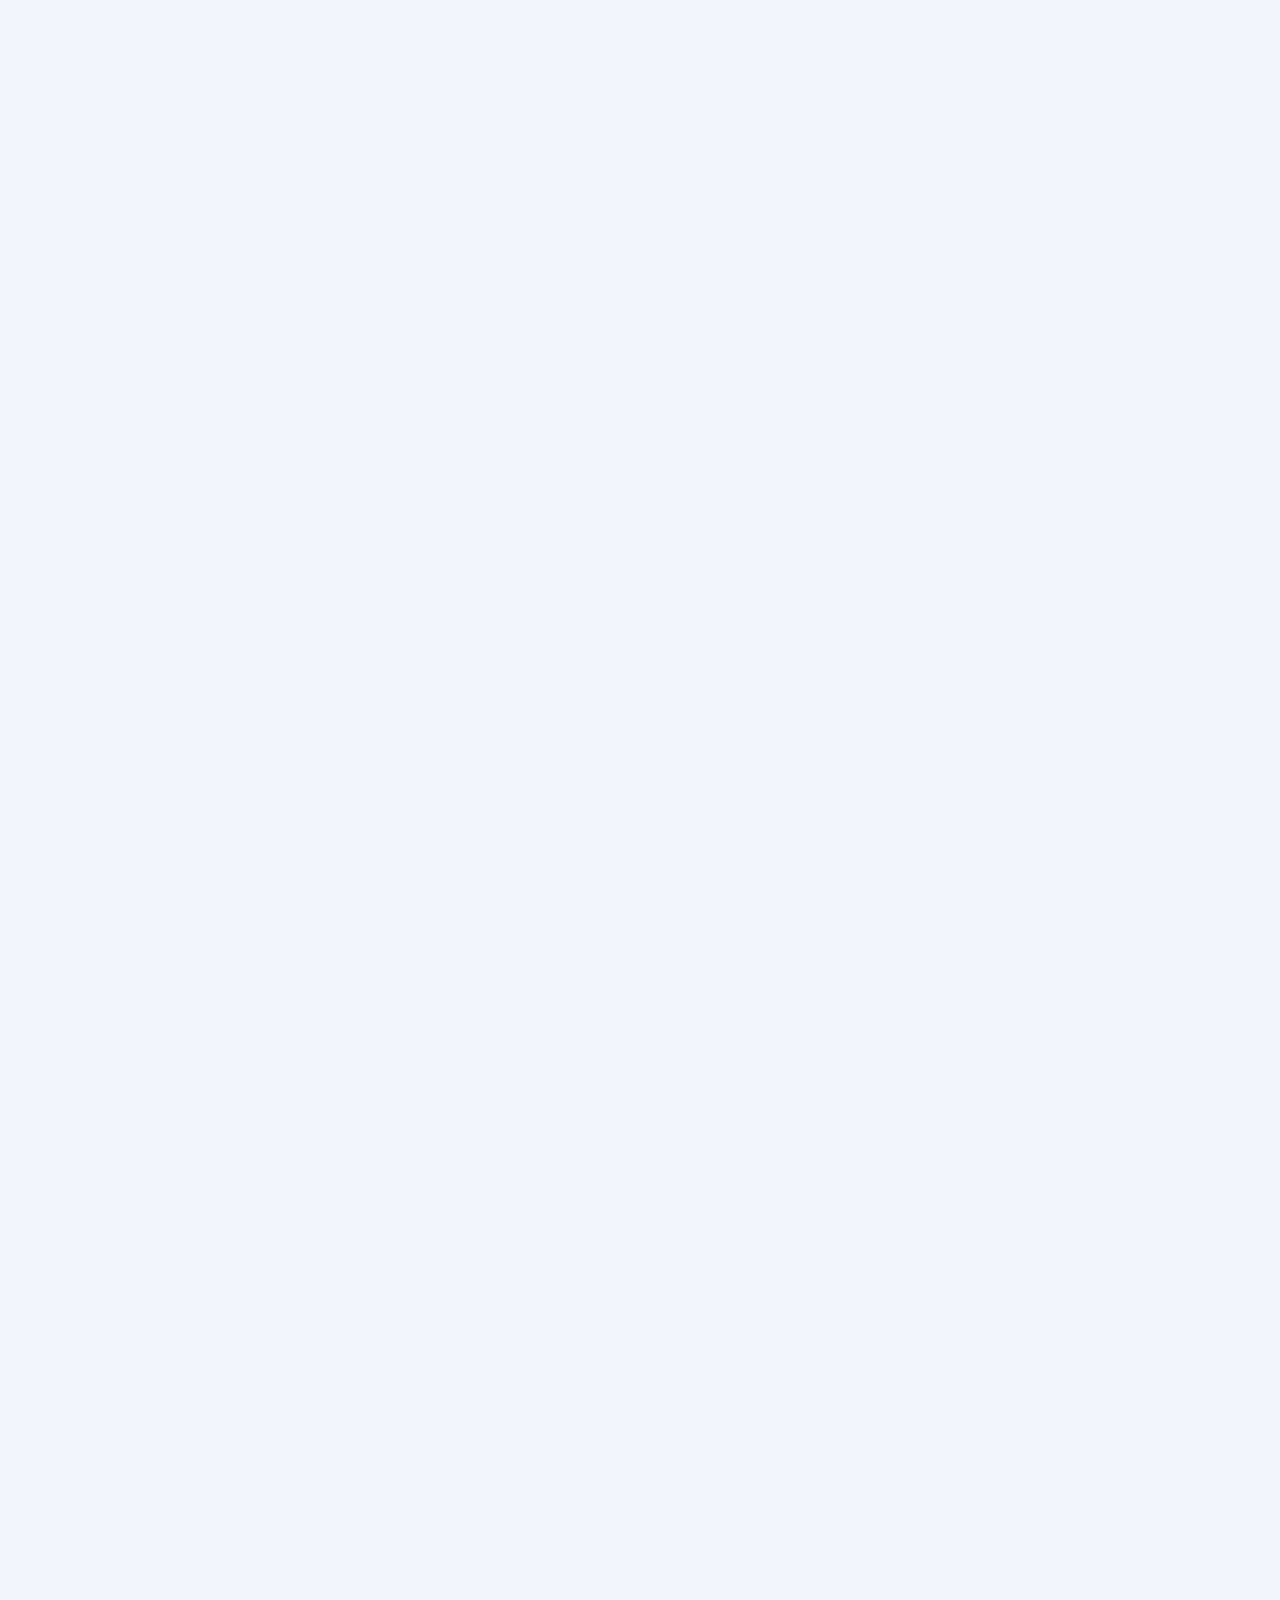
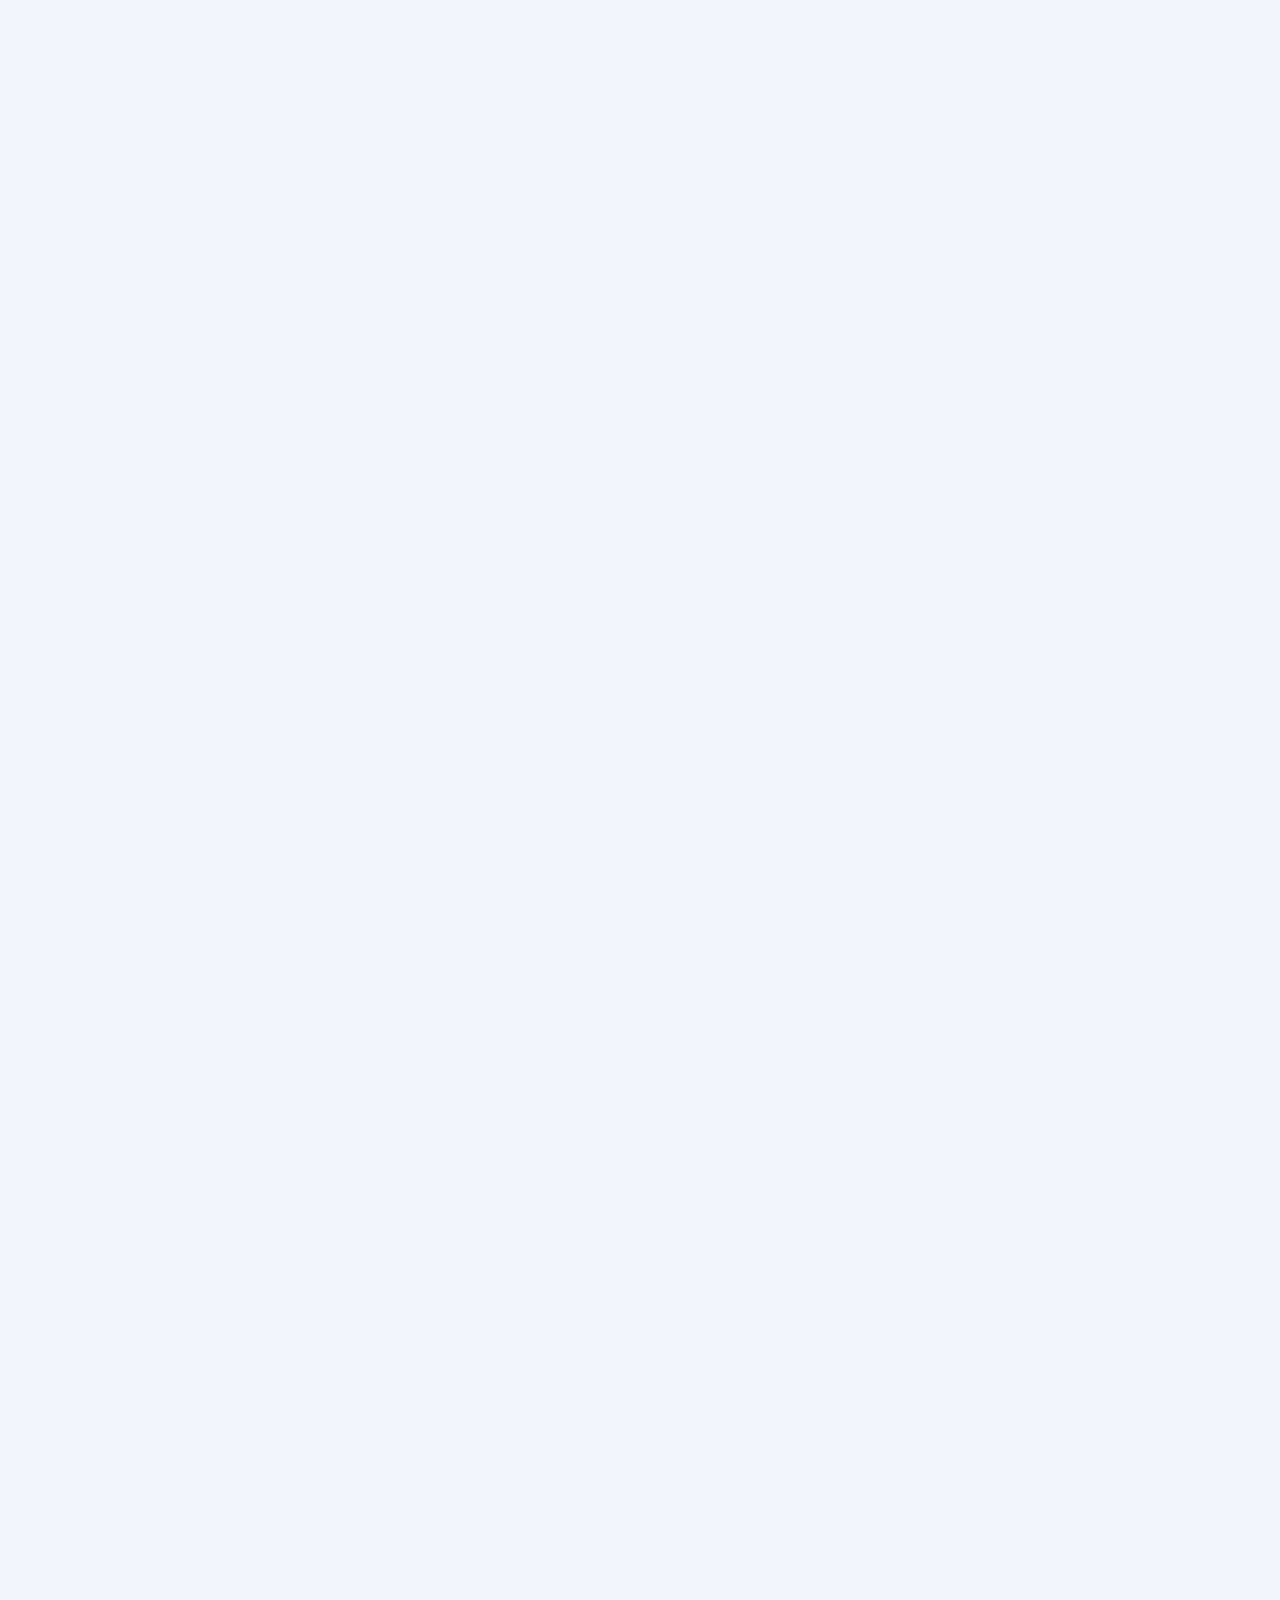
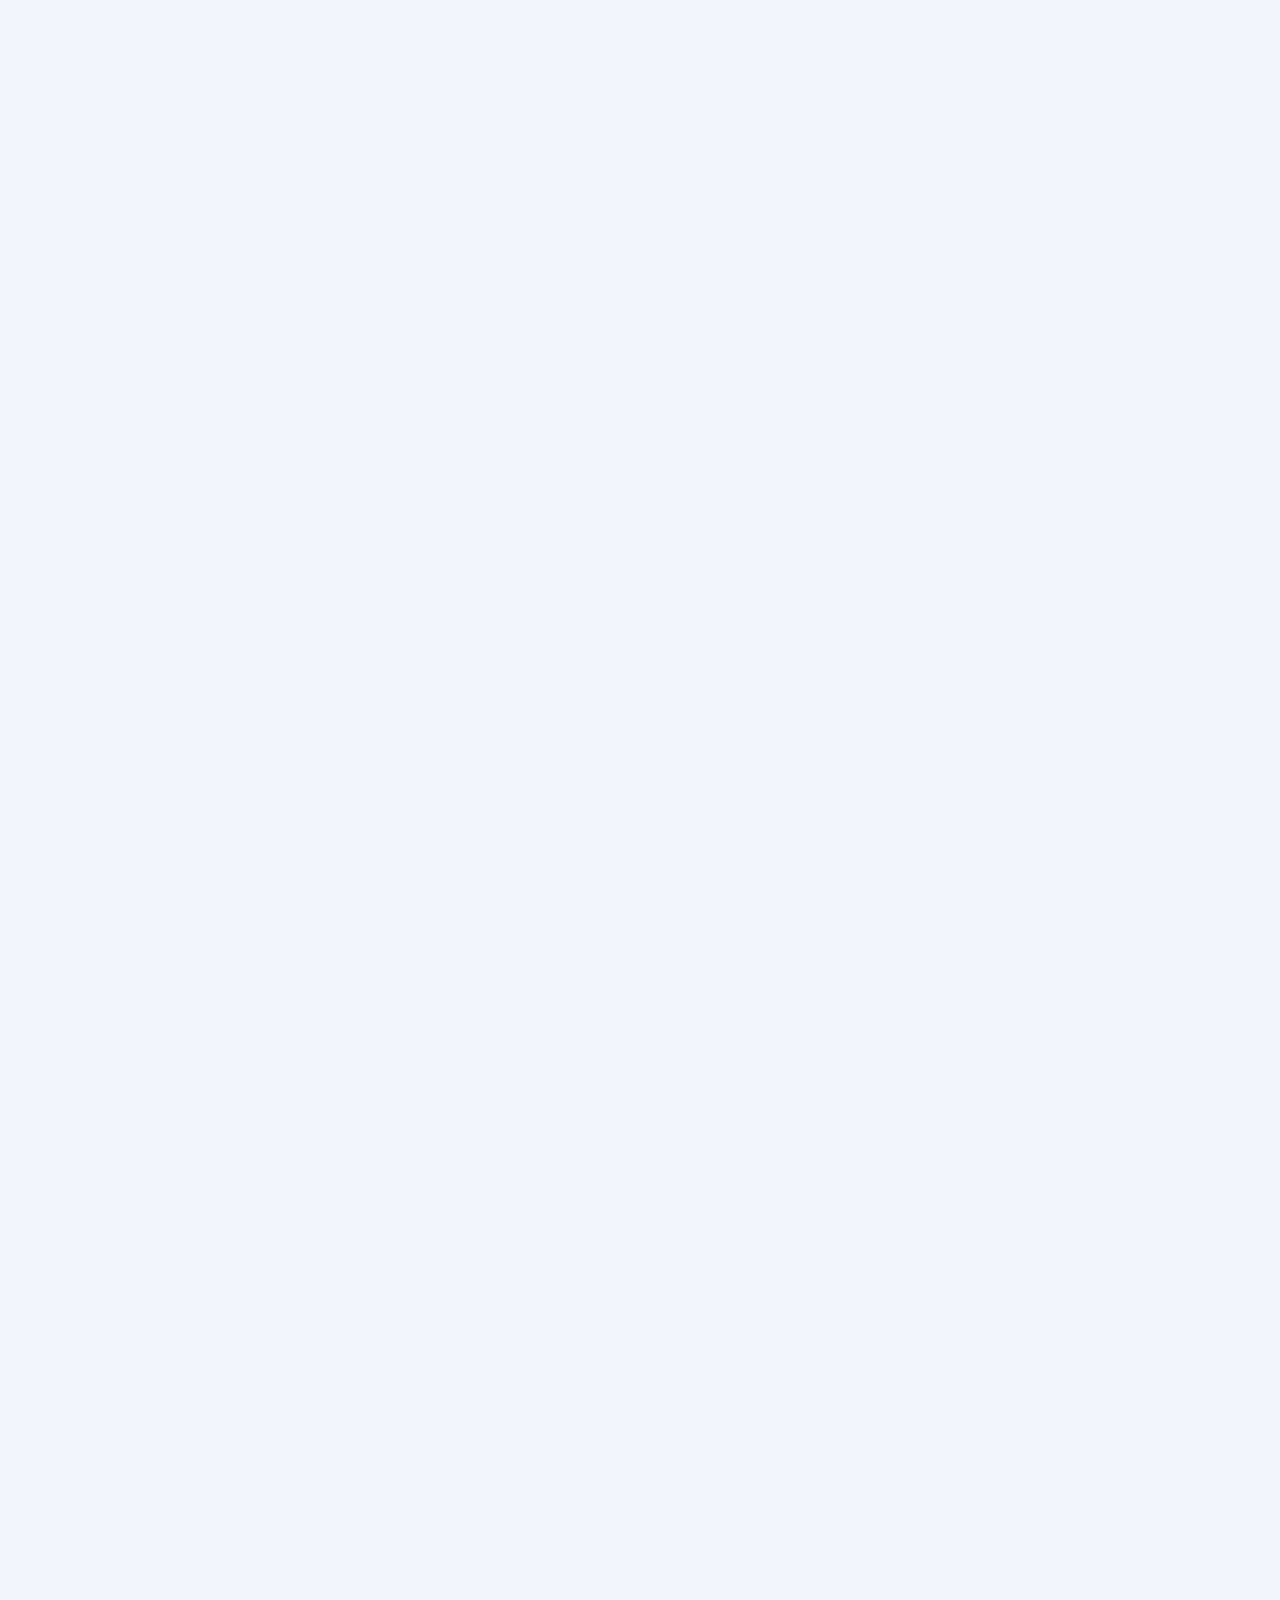
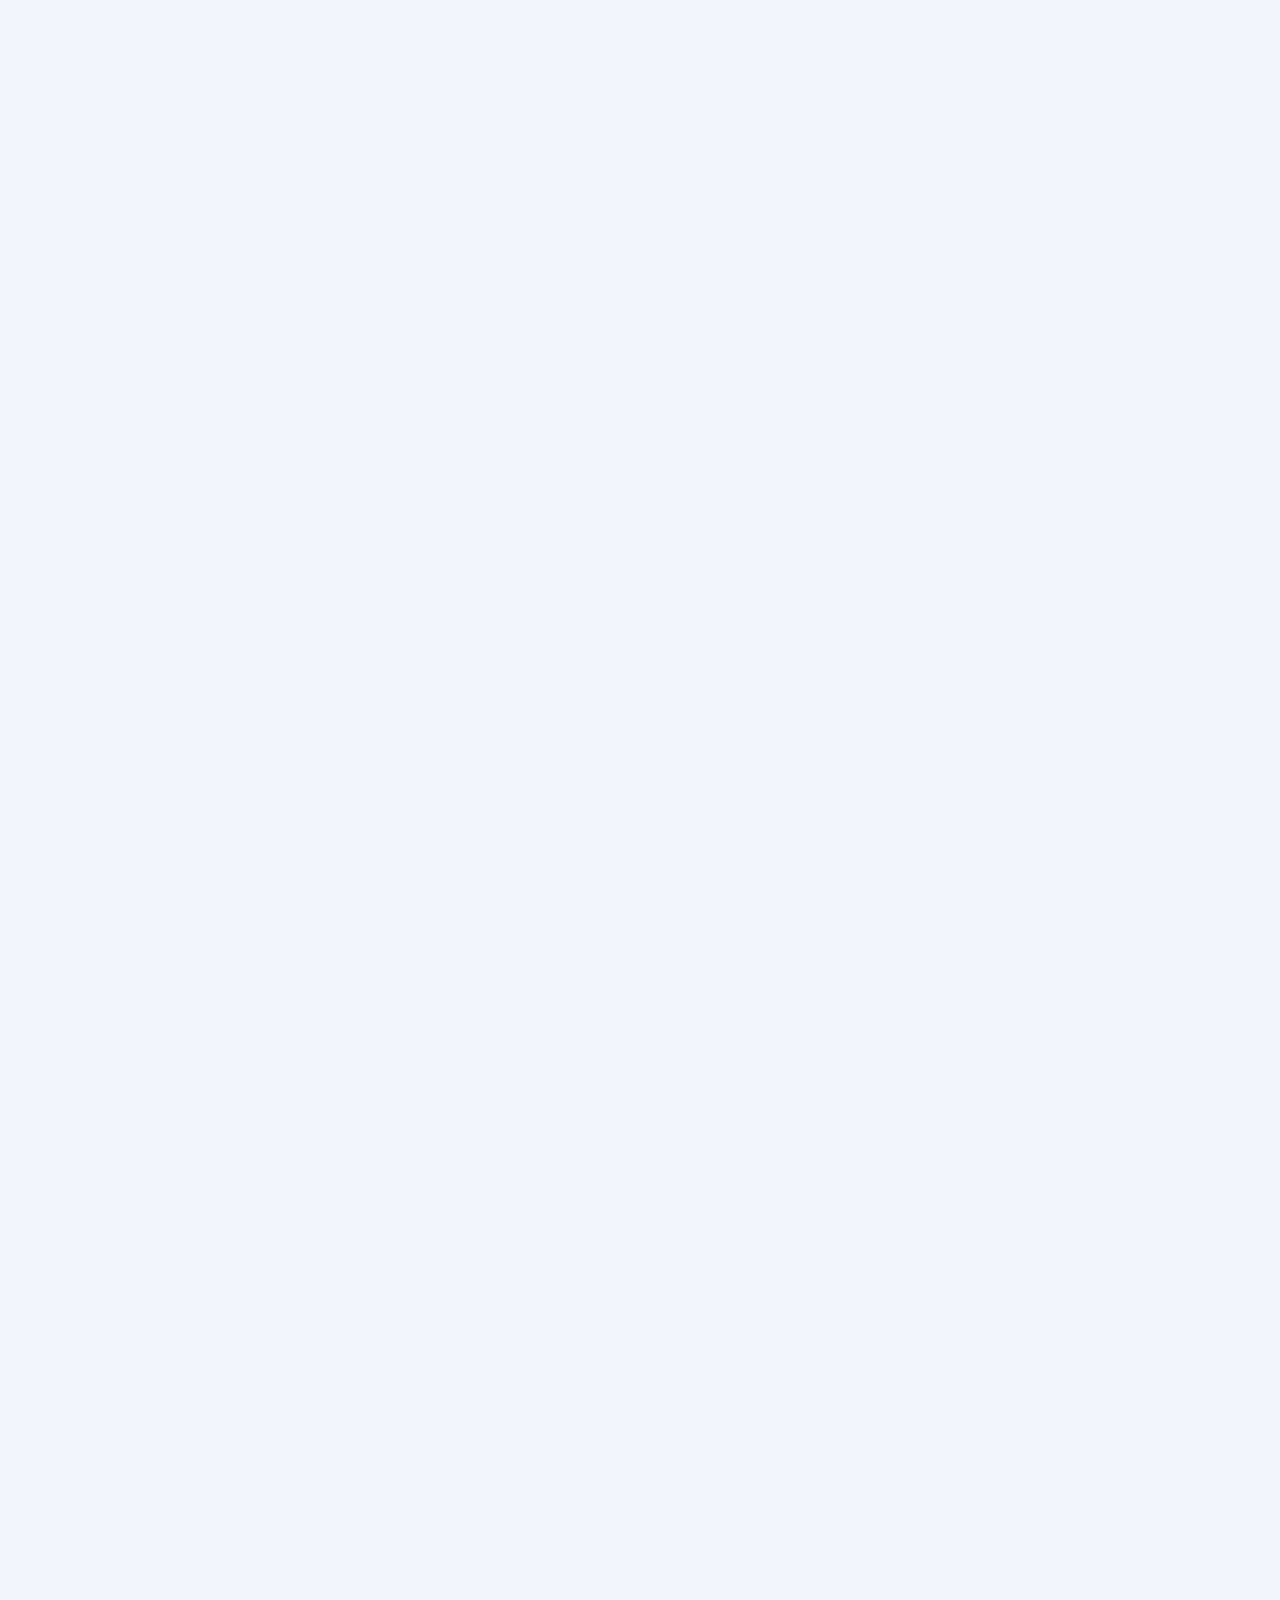
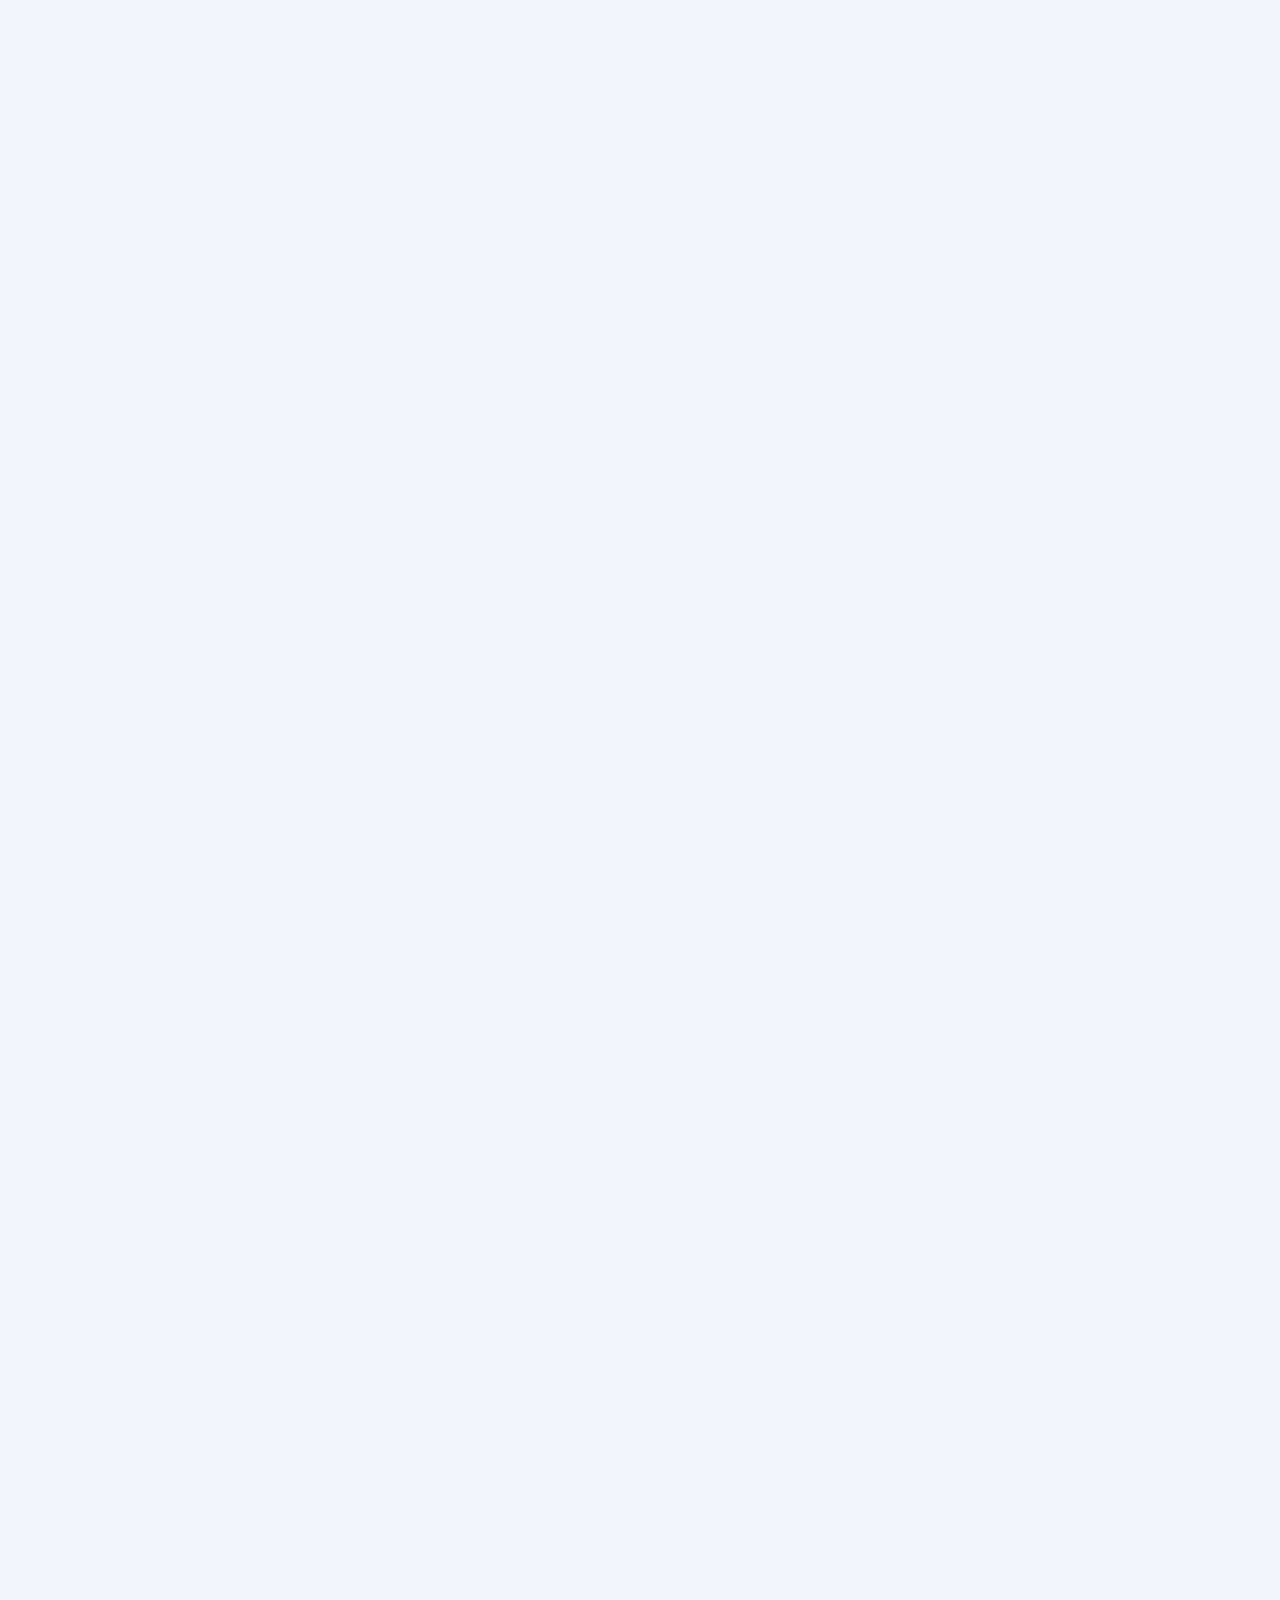
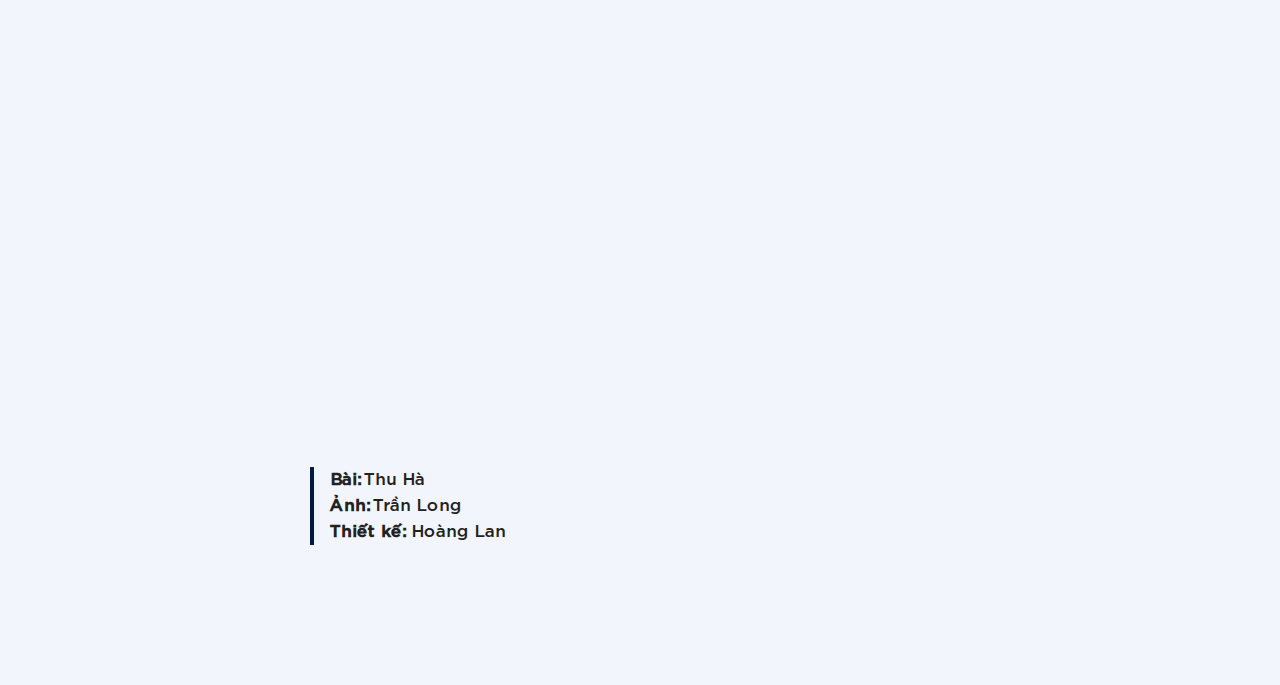
<file: web/index.html>
<!DOCTYPE html>
<html lang="en">
  <head>
    <meta charset="UTF-8" />
    <meta name="viewport" content="width=device-width, initial-scale=1.0" />
    <meta http-equiv="X-UA-Compatible" content="ie=edge" />
    <title>
      Viettel Cloud: Từ nhà kho dữ liệu khổng lồ thành "siêu chợ trên mây" cho
      mọi người
    </title>
    <link rel="stylesheet" href="css/reset.css" />
    <link rel="stylesheet" href="css/fonts.css" />
    <link rel="stylesheet" href="css/animate.css" />
    <link rel="stylesheet" href="css/fancybox.css" />
    <link rel="stylesheet" href="css/style.css" />
    <script src="js/jquery-3.3.1.min.js"></script>
    <script src="js/wow.min.js"></script>
    <script src="js/fancybox.js"></script>
    <script>
      $(document).ready(function () {
        new WOW().init();
      });
    </script>
  </head>

  <body>
    <div class="emag-wrapper">
      <div class="emag-cover">
        <img src="images/cover.jpg" alt="" />
      </div>

      <div class="emag-main">
        <div class="emag-content mt-60">
          <div class="w660 wow fadeInUp" data-wow-duration="1s">
            <p>
              Trước đây, khi cần nhà cung cấp dịch vụ an ninh mạng, anh Phạm
              Thành Giang - chủ một doanh nghiệp xuất nhập khẩu nông sản tại Hà
              Nội đã tìm đến một công ty cung cấp dịch vụ bảo mật, an toàn thông
              tin có tiếng.
            </p>

            <p>
              Tuy nhiên, do công ty của anh Giang chưa có hạ tầng công nghệ,
              trước khi xây dựng được hệ thống an ninh mạng, anh phải tìm đến
              một đơn vị khác để thuê hạ tầng điện toán đám mây nhằm xây dựng
              “kho” lưu trữ hệ thống dữ liệu. Anh Giang mất khá nhiều thời gian
              và thủ tục làm hợp đồng với 2 đơn vị khác nhau.
            </p>

            <p>
              Đó là chưa kể đến việc anh đang muốn xây dựng một chuỗi cửa hàng
              bán lẻ thực phẩm chế biến từ nông sản Việt và cần các giải pháp
              công nghệ cho việc quản lý, vận hành cũng như chăm sóc khách hàng.
              Anh sẽ lại phải tìm đến một đơn vị cung cấp khác. Anh Giang khá e
              ngại về việc các nhà cung cấp khác nhau có thể “xung đột” về kỹ
              thuật và khiến anh mất nhiều thời gian, chi phí hơn nữa.
            </p>

            <p>
              Giờ đây, việc phải tìm đến nhiều nơi cho các dịch vụ như vậy sẽ
              không còn xảy ra nếu khách hàng sử dụng hạ tầng điện toán đám mây
              của Viettel. Ngày 14/10 vừa qua, hệ sinh thái Viettel Cloud đã
              chính thức ra mắt.
            </p>
          </div>

          <div class="w980 mt-60 wow fadeInUp" data-wow-duration="1s">
            <div class="emag-image">
              <img src="images/img-1.jpg" alt="" />
              <p class="emag-caption">
                Ông Tào Đức Thắng, Chủ tịch kiêm Tổng giám đốc Tập đoàn Viettel
                phát biểu tại lễ ra mắt Viettel Cloud
              </p>
            </div>
          </div>

          <div
            class="emag-title w1680 wow fadeInUp mt-60"
            data-wow-duration="1s"
          >
            <img src="images/title-1.jpg" alt="" class="mb-0" />
          </div>

          <div class="w660 wow fadeInUp" data-wow-duration="1s">
            <p>
              Tại Việt Nam hơn một thập kỷ qua, điện toán đám mây (cloud) đã trở
              thành một khái niệm quen thuộc. Dù không phải ai cũng hiểu chính
              xác điện toán đám mây là gì, nhưng khi làm việc trong môi trường
              văn phòng công sở, hầu như từ cá nhân cho đến doanh nghiệp đều
              từng sử dụng dịch vụ cloud của một nhà cung cấp nào đó. Vì lưu trữ
              là dịch vụ phổ biến nhất trong bối cảnh bùng nổ dữ liệu nên người
              ta thường hình dung về cloud như một cái kho lưu trữ dữ liệu khổng
              lồ trên không gian mạng.
            </p>

            <p>
              Thực tế, các nhà cung cấp dịch vụ cloud đưa ra 3 mô hình cơ bản:
              IaaS (cơ sở hạ tầng như một dịch vụ), PaaS (nền tảng như một dịch
              vụ) và SaaS (Phần mềm như một dịch vụ). Trong khi các Big Tech
              trên thế giới như Amazon, Microsoft, Google… đã cung cấp đầy đủ
              dịch vụ từ lâu thì các doanh nghiệp công nghệ Việt Nam chủ yếu chỉ
              cung cấp một mô hình hoặc có đủ cả 3 nhưng tách biệt chứ không
              cùng một hệ sinh thái
            </p>

            <p>
              Thế nhưng, kể từ khi Viettel Cloud ra mắt, điều này đã thay đổi.
              Lần đầu tiên, nhà cung cấp dịch vụ điện toán đám mây lớn nhất Việt
              Nam, do người Việt Nam làm chủ công nghệ, đã tích hợp toàn trình
              các cấu phần của một hệ sinh thái cloud với trung tâm dữ liệu
              (data center), các nền tảng công nghệ, các phần mềm dịch vụ trên
              cloud cho đến các công nghệ bảo mật, dịch vụ quản trị, vận hành.
            </p>
          </div>

          <div class="emag-fullwidth mt-60 wow fadeInUp" data-wow-duration="1s">
            <img src="images/img-2.jpg" alt="" />
          </div>

          <div class="w660 wow fadeInUp" data-wow-duration="1s">
            <p>
              Hệ sinh thái sản phẩm Viettel Cloud cung cấp hơn 70 sản phẩm dịch
              vụ trải rộng từ các dịch vụ ở mức hạ tầng vật lý như cho thuê chỗ
              đặt, cho tới các nền tảng dịch vụ như các AI platform (Nền tảng
              trí tuệ nhân tạo) và IoT platform (Nền tảng Internet vạn vật). Hệ
              sản phẩm này gồm 5 nhóm: Cloud Infrastructure - Hạ tầng điện toán
              đám mây, Cloud Platform - Nền tảng đám mây, Cloud Software - Ứng
              dụng đám mây, Managed Services - Tư vấn, triển khai vận hành,
              Colocation - Trung tâm dữ liệu.
            </p>

            <p>
              Nói ngắn gọn, hệ sinh thái Cloud mới của Viettel có đầy đủ các
              dịch vụ từ hạ tầng, an ninh mạng, các dịch vụ lớp giữa và các dịch
              vụ khác… không thua kém Amazon, Microsoft hay Google. Ví dụ, ở
              phân khúc dịch vụ lớp hạ tầng với 29 dịch vụ, Viettel Cloud cung
              cấp tới 7 mô hình dịch vụ khác nhau, phục vụ cho từng nhu cầu đặc
              thù của cơ quan Chính phủ, Bộ ban ngành hay doanh nghiệp, khách
              hàng cá nhân.
            </p>
          </div>

          <div class="w980 wow fadeInUp" data-wow-duration="1s">
            <div class="emag-image">
              <img src="images/img-3.jpg" alt="" />
              <p class="emag-caption txt-left">
                Ông Lê Hồng Hà, Tổng giám đốc Vietnam Airlines chia sẻ tại lễ ra
                mắt Viettel Cloud: "Chúng tôi rất ủng hộ những đơn vị lớn và uy
                tín như Viettel cung cấp hệ sinh thái Cloud tại Việt Nam".
              </p>
            </div>
          </div>

          <div class="w660 wow fadeInUp" data-wow-duration="1s">
            <p>
              Sự ra đời của hệ sinh thái Viettel Cloud là cực kỳ cần thiết ở
              Việt Nam trong bối cảnh Chính phủ thúc đẩy phát triển kinh tế số,
              xã hội số bởi lẽ để có thể kiến tạo xã hội số thì bước đầu tiên
              cần phải kiến tạo hạ tầng số.
            </p>

            <p>
              Theo các chuyên gia, nếu như hạ tầng viễn thông truyền thống là hạ
              tầng thiết yếu của xã hội 10 năm trước thì tại thời điểm này, hạ
              tầng số là thiết yếu cho xã hội số. Trong đó, điện toán đám mây là
              hạ tầng chính của hạ tầng số, là yếu tố quyết định việc dữ liệu
              Việt Nam sẽ được lưu trữ và xử lý tại lãnh thổ Việt Nam.
            </p>

            <p>
              Hiện nay, 80% dữ liệu “trên mây” của người Việt đang nằm trong tay
              các doanh nghiệp ngoại với máy chủ đặt tại nước ngoài.
            </p>
          </div>

          <div
            class="emag-title w1680 wow fadeInUp mt-60"
            data-wow-duration="1s"
          >
            <img src="images/title-2.jpg" alt="" class="mb-0" />
          </div>

          <div class="w660 wow fadeInUp" data-wow-duration="1s">
            <p>
              Tại buổi lễ ra mắt Viettel Cloud, lãnh đạo Tập đoàn này tiết lộ
              thực tế Viettel đã bắt đầu nghiên cứu và triển khai hạ tầng điện
              toán đám mây nội bộ từ năm 2018 dựa trên các công nghệ mở. Tới năm
              2020, quy mô hạ tầng điện toán đám mây nội bộ này đã vươn lên con
              số gần 1 triệu vCPU, với hơn 80% hạ tầng dịch vụ công nghệ thông
              tin truyền thống được cắt chuyển, hiện đại hóa nhờ các công nghệ
              điện toán đám mây.
            </p>

            <p>
              Tập đoàn Viettel sở hữu công ty thành viên là nhà cung cấp dịch vụ
              điện toán đám mây đầu tiên ở Việt Nam, và cũng lớn nhất trong các
              công ty trong nước. Hiện tại, Viettel là một trong những cái tên
              hàng đầu được các khách hàng tìm đến khi có nhu cầu xây dựng trung
              tâm dữ liệu hay thuê hạ tầng điện toán đám mây.
            </p>

            <p>
              Tuy nhiên, nhìn từ trường hợp của anh Phạm Thành Giang, nhu cầu
              của một doanh nghiệp không chỉ có hạ tầng điện toán đám mây. Họ
              muốn có các ứng dụng tích hợp ngay trên nền tảng hạ tầng đó để sử
              dụng, giảm thiểu thời gian và chi phí cũng như thuận lợi cho hoạt
              động quản trị vận hành
            </p>

            <p>
              Giống như trong nhiều lĩnh vực, trong công nghệ, xu hướng “all in
              one” hay tích hợp đa nền tảng đã trở thành xu hướng toàn cầu.
              Cloud ngày nay không chỉ là hạ tầng, nó đã trở thành nền tảng tích
              hợp nhiều ứng dụng phần mềm hay có thể gọi một cách dễ hiểu là
              “siêu chợ” (market place) trên mây, một điểm đến – đa dịch vụ (one
              stop shopping) cho khách hàng.
            </p>
          </div>

          <div class="emag-fullwidth wow fadeInUp" data-wow-duration="1s">
            <div class="emag-image">
              <img src="images/img-4.jpg" alt="" />
              <p class="emag-caption w1680 px-60 txt-left">
                Ông Lê Quang Hiếu, Giám đốc Công nghệ Viettel Cloud chia sẻ tại
                lễ ra mắt: "Bên cạnh việc tuân thủ, đạt các chuẩn quốc tế cao
                nhất để phục vụ tốt nhất cho khách hàng Việt, Viettel Cloud cũng
                sẵn sàng mở rộng, tích hợp công nghệ với các hãng khác trên thế
                giới để phù hợp hơn nữa nhu cầu của khách hàng nước ngoài tại
                Việt Nam".
              </p>
            </div>
          </div>

          <div class="w660 wow fadeInUp" data-wow-duration="1s">
            <p>
              Bên cạnh việc cung cấp hạ tầng cloud, Tập đoàn Viettel cộng hưởng
              sức mạnh của rất nhiều công ty thành viên nghiên cứu chuyên sâu
              các mảng công nghệ khác nhau để cung cấp nhiều dịch vụ thiết yếu
              trên không gian mạng như an ninh mạng, giải pháp số cho doanh
              nghiệp và các tổ chức, ứng dụng chuyển đổi số cho ngành giáo dục,
              y tế, giao thông...
            </p>

            <p>
              Chính vì thế, khi "đóng gói" tất cả các dịch vụ này trong một hệ
              sinh thái, Viettel Cloud trở thành một "market place" để các bên
              thứ 3 như doanh nghiệp của anh Giang có thể tự thao tác qua giao
              diện web. Họ chỉ cần lựa chọn, click chuột và nhận kết quả trong
              vòng vài phút.
            </p>

            <p>
              Và như vậy, bên cạnh dòng sản phẩm cơ bản ở lớp hạ tầng, Viettel
              Cloud tiếp tục cung cấp các nền tảng đa dạng với 20 dịch vụ, từ
              nền tảng công nghệ hỗ trợ các nhà phát triển (PaaS), quản trị viên
              chuyên nghiệp tới các nền tảng dịch vụ và phần mềm (SaaS) như IoT,
              AI.
            </p>

            <p>
              Việc tạo ra hệ sinh thái Cloud này rõ ràng đã tạo ra bước nhảy vọt
              cho dịch vụ cloud của Viettel với quy mô lớn hơn, sản phẩm đa dạng
              hơn, mang lại nhiều giá trị hơn.
            </p>

            <p>
              Các chuyên gia đánh giá, việc thành lập hệ sinh thái Viettel Cloud
              là cam kết mạnh mẽ của một tập đoàn lớn với trách nhiệm tạo nên
              một sản phẩm công nghệ Make in Việt Nam đạt trình độ quốc tế. Nhờ
              hệ sinh thái cloud này, Viettel có thể cung cấp các dịch vụ tạo
              giá trị cao cho xã hội cũng như niềm tin cho người dân và Chính
              phủ nếu như các dữ liệu của người Việt được trở về lưu trữ tại
              Việt Nam.
            </p>

            <p>
              Không chỉ dừng lại với hệ sinh thái Make in Vietnam do người
              Viettel làm chủ, Viettel Cloud vẫn sẵn sàng mở rộng, tích hợp công
              nghệ của mình với các đối tác thế giới để đáp ứng nhu cầu đa dạng
              cho các doanh nghiệp trong nước và quốc tế đầu tư tại Việt Nam.
            </p>
          </div>

          <div
            class="emag-title w1200 wow fadeInUp mt-60"
            data-wow-duration="1s"
          >
            <img src="images/title-3.jpg" alt="" class="mb-0" />
          </div>

          <div class="w660 wow fadeInUp mb-60" data-wow-duration="1s">
            <p>
              Trên thực tế, để tạo thành một "đối trọng" với các Big Tech nước
              ngoài trên thị trường cloud Việt Nam không phải là điều dễ dàng.
              Tuy nhiên, hệ sinh thái Viettel Cloud cũng có những điểm mạnh
              riêng, cộng với các yếu tố mang tính địa phương đặc thù.
            </p>

            <p>
              Trong số các nhà cung cấp dịch vụ điện toán đám mây nội địa,
              Viettel Cloud sở hữu hạ tầng trung tâm dữ liệu nhất Việt Nam với
              13 trung tâm, quy mô hơn 9.000 rack trên 60.000 m2 mặt sàn. Tới
              năm 2025, Viettel Cloud sẽ được đầu tư thêm 10.000 tỷ đồng để mở
              rộng quy mô lên 17.000 rack.
            </p>
          </div>

          <div
            class="w660 wow fadeInUp emag-content-left"
            data-wow-duration="1s"
          >
            <div class="emag-image">
              <img src="images/img-5.jpg" alt="" />
              <p class="emag-caption txt-left">
                Chia sẻ tại lễ ra mắt Viettel Cloud, ông Luke Treloar, lãnh đạo
                mảng tư vấn chiến lược KPMG Việt Nam và Cambodia cho biết, an
                toàn/an ninh mạng là yếu tố rất quan trọng với các doanh nghiệp,
                tổ chức khi lựa chọn dịch vụ cloud.
              </p>
            </div>

            <p>
              Theo lộ trình, tới năm 2030, Viettel sẽ nâng mức đầu tư lên 40.000
              tỷ đồng với quy mô 34.000 rack. Toàn bộ hạ tầng trung tâm dữ liệu
              tuân thủ, đạt các tiêu chuẩn quốc tế ANSI/TIA-942-B:2017 Rated-3
              Constructed Facilities - tiêu chuẩn dùng để đánh giá tất cả các
              khía cạnh của trung tâm dữ liệu vật lý bao gồm vị trí, kiến trúc,
              an ninh, an toàn chống cháy, điện, cơ khí và viễn thông.
            </p>

            <p>
              Với nền tảng là doanh nghiệp viễn thông lớn nhất Việt Nam, Viettel
              Cloud có lợi thế nhờ sở hữu năng lực kết nối siêu băng rộng với
              đường trục cáp quang lớn nhất Đông Dương, 5 tuyến cáp quang biển
              quốc tế với dung lượng lớn nhất Việt Nam và hơn 500.000 km cáp
              quang phủ khắp 63 tỉnh, thành phố.
            </p>

            <p>
              Yếu tố hạ tầng rộng (gồm cả cloud lẫn viễn thông) là nhân tố giúp
              cho các khách hàng trong nước tin tưởng hơn khi lựa chọn một nhà
              cung cấp nội địa đã có đầy đủ các dịch vụ điện toán đám mây trên
              hệ sinh thái Viettel Cloud.
            </p>

            <p>
              Tiếp đến, một yếu tố rất quan trọng khi khách hàng chọn Viettel
              Cloud là an toàn và an ninh mạng. Ông Luke Treloar - lãnh đạo mảng
              tư vấn chiến lược KPMG Việt Nam và Cambodia – trong lễ khai trương
              Viettel Cloud ngày 14/10, đặc biệt nhấn mạnh yếu tố này khi khách
              hàng – đặc biệt là các tổ chức hay doanh nghiệp, lựa chọn nhà cung
              cấp dịch vụ cloud.
            </p>

            <p>
              Hiện tại, Viettel Cloud là hệ sinh thái có công nghệ bảo mật, tin
              cậy đạt chuẩn quốc tế với các chứng chỉ ISO, tiêu chuẩn bảo mật
              cho thương mại điện tử và là đơn vị duy nhất tại Việt Nam đạt
              chứng chỉ AICPA SOC1, 2, 3 của Viện Kế toán công chứng Hoa Kỳ
              (AICPA). Đặc biệt, Viettel là doanh nghiệp hàng đầu có kinh nghiệm
              triển khai các sản phẩm đạt an toàn thông tin cấp độ 4.
            </p>

            <p>
              Bên cạnh đó, Viettel Cloud còn sở hữu đội ngũ kỹ sư, chuyên gia về
              cloud tại Việt Nam với quy mô trên 500 nhân sự, cùng với gần 1.000
              nhân sự công nghệ thông tin, quản trị mạng và an toàn thông tin.
              Đội ngũ này đã có kinh nghiệm triển khai và vận hành khai thác hệ
              thống viễn thông và CNTT tại 11 quốc gia trên thế giới, với quy
              trình vận hành chuẩn quốc tế khắt khe nhất
            </p>
          </div>

          <div class="emag-fullwidth wow fadeInUp" data-wow-duration="1s">
            <img src="images/img-6.jpg" alt="" />
          </div>

          <div class="w660 wow fadeInUp" data-wow-duration="1s">
            <p>
              Ưu thế về an toàn của Viettel Cloud còn được bổ sung với tiêu
              chuẩn bảo mật theo quy định của Việt Nam. Hiện tại, Viettel đã đạt
              chứng nhận bảo mật an toàn thông tin cấp độ 4 dành cho Chính phủ và đủ tiêu chuẩn phục
              vụ khối khách hàng bộ, ban, ngành, các cơ quan Nhà nước.
            </p>

            <p>
              Trên thực tế, các nhà cung cấp nước ngoài khi cung cấp dịch vụ
              cloud tại Việt Nam có thể gặp khó với cách vận hành kinh doanh
              kiểu bản địa. Điều này đặc biệt gia tăng trong bối cảnh các quy
              định về Luật An ninh mạng, bảo vệ an toàn dữ liệu tại Việt Nam đã
              có hiệu lực. Trong khi đó, Viettel Cloud cũng như các nhà cung cấp
              Việt Nam nói chung có lợi thế về điểm này.
            </p>

            <p>
              Từ ngày 1/10/2022, Nghị định 53/NĐ-CP quy định chi tiết một số
              điều của Luật An ninh mạng có hiệu lực. Theo đó, các loại dữ liệu
              Internet phải được lưu trữ tại Việt Nam. Việc Viettel Cloud ra
              đời, xác lập vị thế quy mô và năng lực trên thị trường dịch vụ
              cloud là một điều quan trọng song hành cùng Nghị định của Chính
              phủ.
            </p>
          </div>

          <div class="w660 emag-credit">
            <p>
              <strong>Bài:</strong> Thu Hà
              <br />
              <strong>Ảnh:</strong> Trần Long
              <br />
              <strong>Thiết kế:</strong> Hoàng Lan
            </p>
          </div>
        </div>
      </div>
    </div>
  </body>
</html>
</file>
<file: mobile/css/fonts.css>
@font-face {
    font-family: 'NotoSerif';
    src: url('../fonts/NotoSerif-Regular.ttf') format('truetype');
    font-weight: 400;
}
@font-face {
    font-family: 'NotoSerif';
    src: url('../fonts/NotoSerif-Italic.ttf') format('truetype');
    font-weight: 400;
    font-style: italic;
}
@font-face {
    font-family: 'NotoSerif';
    src: url('../fonts/NotoSerif-Bold.ttf') format('truetype');
    font-weight: 700;
}
@font-face {
    font-family: 'NotoSerif';
    src: url('../fonts/NotoSerif-BoldItalic.ttf') format('truetype');
    font-weight: 700;
    font-style: italic
}
@font-face {
    font-family: 'Gotham';
    src: url('../fonts/Gotham.ttf') format('truetype');
    font-weight: 400;
}
@font-face {
    font-family: 'UTM-HelveBold';
    src: url('../fonts/UTM-HelveBold.ttf') format('truetype');
    font-weight: 400;
}

@font-face {
    font-family: "Myriad";
    src: url("../fonts/MYRIADPRO-REGULAR.OTF") format("opentype");
}
</file>
<file: mobile/css/style.css>
*,
*::before,
*::after {
  margin: 0;
  padding: 0;
  box-sizing: border-box;
  -webkit-box-sizing: border-box;
  -moz-box-sizing: border-box;
}
img {
  vertical-align: middle;
}
.emag-wrapper {
  background-color: #f2f5fc;
  padding-bottom: 60px;
}
/* .emag-cover {
    padding-top: 46px;
    background-color: #000;
} */
.emag-cover img {
  width: 100%;
}
.emag-sapo {
  margin: 30px auto 30px;
  font-family: "UTM-HelveBold";
  font-size: 17px;
  line-height: 30px;
  padding: 0 15px;
  text-align: justify;
}
.emag-sapo p {
  text-align: center;
}
.emag-sapo img {
  width: 100%;
}
.emag-quote {
  background-color: #ffe2d9;
  padding: 40px 15px 1px;
}
.emag-quote-head {
  font-family: "Gotham", sans-serif;
  font-size: 30px;
  color: #343434;
  text-transform: uppercase;
  margin-bottom: 30px;
}
.emag-quote-head span {
  display: inline-block;
}
.emag-quote-head span::after {
  content: "";
  display: block;
  width: 100%;
  height: 2px;
  background-color: #665f5d;
}
.emag-quote-text {
  font-family: "NotoSerif", serif;
  font-style: italic;
  font-size: 17px;
  line-height: 26px;
  margin-bottom: 30px;
}
.emag-title {
  margin: 30px auto 0;
}
.emag-title img {
  width: 100%;
}
.emag-content {
  padding: 0 15px;
}
.emag-content p {
  font-family: "NotoSerif", serif;
  font-size: 17px;
  line-height: 26px;
  margin-bottom: 30px;
  color: #222222;
  text-align: justify;
}
.emag-content p em {
  font-style: italic;
}
.emag-content p strong {
  font-weight: 700;
}
.emag-content p.bold {
  font-weight: 700;
}
.emag-main img {
  width: 100%;
  margin-bottom: 30px;
}
.emag-fullwidth {
  background-color: #99d5d0;
  margin-top: 60px;
  padding-top: 30px;
  padding-bottom: 55px;
}
.emag-fullwidth p {
  /* color: #cccccc; */
}
.emag-credit {
  padding-bottom: 50px;
  padding-left: 15px;
}
.emag-credit p {
  font-size: 16px;
  line-height: 25px;
  margin-bottom: 0;
  font-family: "NotoSerif", serif;
  font-weight: 700;
  padding-left: 15px;
  border-left: solid 4px #001c41;
}
.emag-credit img {
  width: 100%;
  display: block;
  margin: 0 auto;
}

.emag-image img {
  width: 100%;
  margin-bottom: 10px;
}

.emag-caption {
  font-family: "Myriad", sans-serif;
  font-size: 14px;
  line-height: 20px;
  color: #999;
  padding: 0 15px;
  margin-bottom: 30px;
}

.question {
  font-weight: 700;
  font-style: italic;
}

.strong {
  font-weight: 700;
}
</file>
<file: web/css/fonts.css>
@font-face {
    font-family: 'NotoSerif';
    src: url('../fonts/NotoSerif-Regular.ttf') format('truetype');
    font-weight: 400;
}
@font-face {
    font-family: 'NotoSerif';
    src: url('../fonts/NotoSerif-Italic.ttf') format('truetype');
    font-weight: 400;
    font-style: italic;
}
@font-face {
    font-family: 'NotoSerif';
    src: url('../fonts/NotoSerif-Bold.ttf') format('truetype');
    font-weight: 700;
}
@font-face {
    font-family: 'NotoSerif';
    src: url('../fonts/NotoSerif-BoldItalic.ttf') format('truetype');
    font-weight: 700;
    font-style: italic
}
@font-face {
    font-family: 'Gotham';
    src: url('../fonts/Gotham.ttf') format('truetype');
    font-weight: 400;
}
@font-face {
    font-family: 'UTM-HelveBold';
    src: url('../fonts/UTM-HelveBold.ttf') format('truetype');
    font-weight: 400;
}
@font-face {
    font-family: "Roboto";
    src: url("../fonts/Roboto-Medium.ttf") format('truetype');
    font-weight: 500;
}
@font-face {
    font-family: "RobotoSlab";
    src: url("../fonts/RobotoSlab-Medium.ttf") format('truetype');
    font-weight: 500;
}

@font-face {
    font-family: "Myriad";
    src: url("../fonts/MYRIADPRO-REGULAR.OTF") format("opentype");
}
</file>
<file: web/css/style.css>
*,
*::before,
*::after {
  margin: 0;
  padding: 0;
  box-sizing: border-box;
  -webkit-box-sizing: border-box;
  -moz-box-sizing: border-box;
}
img {
  vertical-align: middle;
}
.w1000 {
  width: 1000px;
  margin: 0 auto;
}
.w1500 {
  max-width: 75%;
  min-width: 980px;
  margin: 0 auto;
}
.w1200 {
  max-width: 1200px;
  min-width: 980px;
  margin: 0 auto;
}
.w1460 {
  max-width: 76.04%;
  min-width: 980px;
  margin: 0 auto;
}
.w1680 {
  max-width: 1680px;
  min-width: 980px;
  margin: 0 auto;
}
.w980 {
  width: 1045px;
  margin: 0 auto;
}
.w660 {
  width: 660px;
  margin: 0 auto;
}
.w450 {
  width: 450px !important;
  margin: 0 auto;
}

.txt-left {
  text-align: left!important;
}

.px-60 {
  padding: 0 60px;
}

.emag-wrapper {
  background-color: #f2f5fc;
  padding-bottom: 60px;
}
/* .emag-cover {
    padding-top: 44px;
    background-color: #000;
} */
.emag-cover img {
  width: 100%;
}
.emag-sapo {
  margin: 60px auto;
  width: 66.67%;
  min-width: 980px;
}
.emag-sapo p {
  font-size: 24px!important;
  color: #ed172f!important;
  font-family: "RobotoSlab", sans-serif!important;
  line-height: 36px!important;
}
.emag-sapo img {
  width: 100%;
}
.emag-quote {
  margin-top: -150px;
}
.emag-quote-head {
  font-family: "Gotham", sans-serif;
  font-size: 30px;
  color: #343434;
  text-transform: uppercase;
  margin-bottom: 30px;
}
.emag-quote-head span {
  display: inline-block;
}
.emag-quote-head span::after {
  content: "";
  display: block;
  width: 100%;
  height: 2px;
  background-color: #665f5d;
}
.emag-quote-text {
  font-family: "NotoSerif", serif;
  font-style: italic;
  font-size: 17px;
  line-height: 26px;
  margin-bottom: 30px;
}
.emag-title {
  margin-bottom: 60px;
}
.emag-content p {
  font-family: "NotoSerif", serif;
  font-size: 17px;
  line-height: 26px;
  margin-bottom: 30px;
  color: #222222;
  text-align: justify;
}
.emag-content p.emag-ask {
  margin-top: 30px;
  font-family: 'Roboto', sans-serif;
  font-weight: 500;
  font-size: 24px;
  line-height: 30px;
  text-align: center;
  padding: 0 60px;
}
.emag-content p em {
  font-style: italic;
}
.emag-content p strong {
  font-weight: 700;
}
.emag-content p.bold {
  font-weight: 700;
}
.emag-content img {
  width: 100%;
  /* margin-top: 30px; */
  margin-bottom: 30px;
}
.emag-content video {
  width: 100%;
  margin-bottom: 30px;
}
.emag-content-left::after,
.emag-content-right::after {
  content: "";
  display: block;
  clear: both;
}
.emag-content-left .emag-image {
  width: 450px;
  float: right;
  margin-left: 20px;
  margin-right: -160px;
  margin-top: 6px;
}
.emag-content-right .emag-image {
  width: 450px;
  float: left;
  margin-right: 20px;
  margin-left: -160px;
  margin-top: 6px;
}
.emag-fullwidth {
  /* background: url('../images/bg-fullwidth.png') no-repeat center; */
  /* background-size: 100% auto; */
  /* background-color: #001c54; */
  /* margin-top: 60px; */
  /* padding-top: 60px; */
  padding-bottom: 55px;
  color: #cccccc;
}
.emag-fullwidth-bottom {
  /* background: url('../images/bg-fullwidth.png') no-repeat center; */
  /* background-size: 100% auto; */
  background-color: #99d5d0;
  margin-top: 60px;
  padding-top: 60px;
  padding-bottom: 55px;
  position: relative;
}
.emag-bottom {
  display: block;
  position: absolute;
  bottom: 0;
  left: 0;
  right: 0;
  width: 100%;
  margin: 0 !important;
}
.emag-bottom-bg {
  display: block;
  position: absolute;
  top: -6%;
  left: 0;
  right: 0;
  width: 100%;
  margin: 0 !important;
}
/* .emag-fullwidth p {
    color: #cccccc;
} */
.emag-two-column {
  display: flex;
  justify-content: space-between;
}
.emag-column-left {
  width: 465px;
}
.emag-column-right {
  width: 475px;
}
.emag-credit {
  margin: 80px auto;
  padding-left: 15px;
  border-left: solid 4px #001c41;
}
.emag-credit p {
  margin-bottom: 0;
  font-family: "Gotham", sans-serif;
}
.emag-column::after {
  content: "";
  display: block;
  clear: both;
}
.emag-column img {
  width: 488px;
  height: 324px;
  float: left;
}
.emag-column img:last-child {
  margin-left: 4px;
}
.emag-album {
  display: flex;
  display: -webkit-flex;
  justify-content: space-between;
  margin-bottom: 30px;
}
.emag-album img {
  width: 488px;
}
.emag-album-withTop {
  display: flex;
  display: -webkit-flex;
  justify-content: space-between;
  flex-wrap: wrap;
}
.emag-album-withTop img {
  width: 488px;
  margin-top: 0;
}
.emag-album-withTop img:first-child {
  width: 100%;
  margin-bottom: 5px !important;
  margin-top: 30px;
}

/* .emag-caption {
  font-family: Helvetica, Arial, sans-serif !important;
  font-size: 15px !important;
  line-height: 20px !important;
  margin-bottom: 30px;
  color: #999;
} */
.emag-image-flex {
  display: flex;
  display: -webkit-flex;
  justify-content: space-between;
  -webkit-justify-content: space-between;
}
.mobile {
  display: none;
}
.question {
  font-weight: 700;
  font-style: italic;
}
.strong {
  font-weight: 700;
}

.emag-image {
  margin-bottom: 30px;
}

.emag-image img {
  width: 100%;
  margin-bottom: 0;
}

.emag-caption {
  margin-top: 14px;
  font-size: 15px!important;
  line-height: 26px!important;
  color: #6d6d6d!important;
  text-align: center;
  font-family: "Mariad", sans-serif!important ;
}

@media screen and (max-width: 1024px) {
  .w980 {
    width: 100%;
  }

  .w660 {
    padding: 0 30px;
  }

  .emag-content {
    padding: 0 30px;
  }

  .emag-image-fullwidth {
    margin: 0 -30px;
  }
}
</file>
